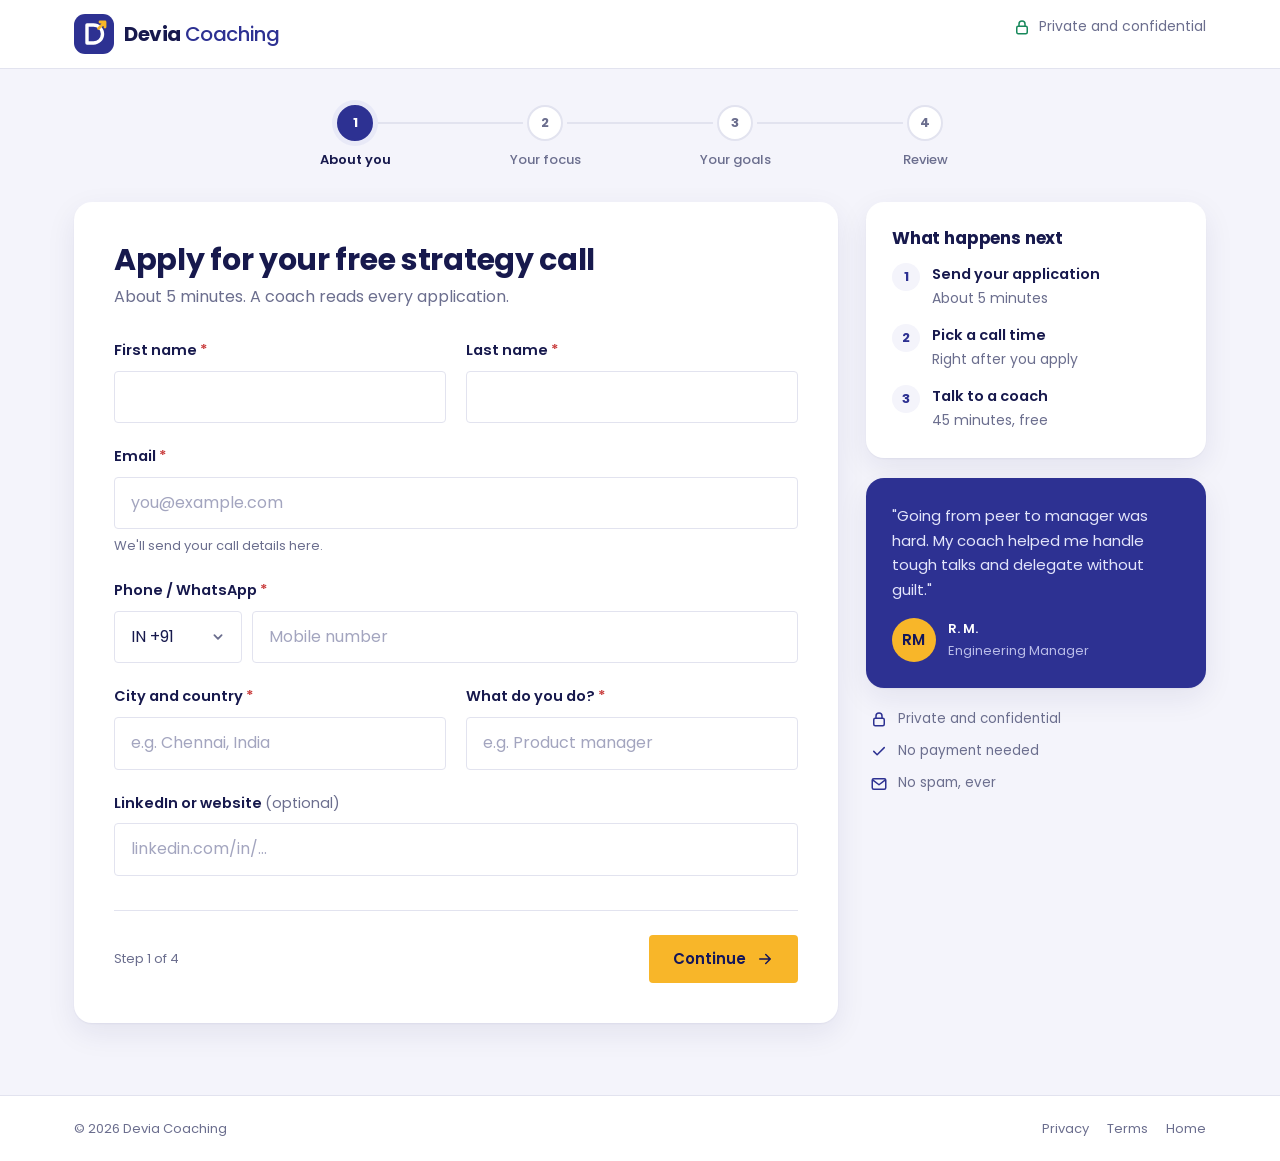
<file: apply.html>
<!doctype html>
<html lang="en">
<head>
<meta charset="utf-8">
<meta name="viewport" content="width=device-width, initial-scale=1">
<title>Apply for a Free Strategy Call | Devia Coaching</title>
<meta name="description" content="Apply for a free 45-minute strategy call with Devia Coaching. Takes about 5 minutes.">
<meta name="theme-color" content="#2d3192">
<meta name="robots" content="noindex">
<link rel="icon" href="assets/img/favicon.svg" type="image/svg+xml">
<link rel="preload" href="assets/fonts/poppins-latin-400-normal.woff2" as="font" type="font/woff2" crossorigin>
<link rel="stylesheet" href="assets/site.css">
</head>
<body class="funnel" data-page="apply">
<svg width="0" height="0" style="position:absolute" aria-hidden="true" focusable="false">
  <symbol id="i-career" viewBox="0 0 48 48"><path d="M6 42h9v-7h9v-7h9v-7h9"/><path d="M8 29 31 8"/><path d="M22 8h9v9"/></symbol>
  <symbol id="i-lead" viewBox="0 0 48 48"><circle cx="18" cy="10" r="4.5"/><path d="M11 44V27a7 7 0 0 1 14 0v17"/><path d="M18 33v11"/><path d="m24.5 22.5 6.5-6.5"/><path d="M31 5v22"/><path d="M31 5h10l-3 4.5 3 4.5H31"/></symbol>
  <symbol id="i-business" viewBox="0 0 48 48"><rect x="5" y="14" width="38" height="26" rx="3.5"/><path d="M17 14v-3.5A2.5 2.5 0 0 1 19.5 8h9a2.5 2.5 0 0 1 2.5 2.5V14"/><path d="M5 25h38"/><path d="M20 25v4h8v-4"/></symbol>
  <symbol id="i-health" viewBox="0 0 48 48"><circle cx="24" cy="8.5" r="4"/><path d="M24 15c-4 0-6 2.5-6.5 6L16 30"/><path d="M24 15c4 0 6 2.5 6.5 6L32 30"/><path d="M17.5 21 11 28.5l5.5 2"/><path d="M30.5 21 37 28.5l-5.5 2"/><path d="M7 38.5c3.5-3.5 10-4.5 17-2 7-2.5 13.5-1.5 17 2"/><path d="M6 42.5h36"/></symbol>
  <symbol id="i-finance" viewBox="0 0 48 48"><circle cx="24" cy="15" r="8.5"/><circle cx="20.3" cy="15.5" r="2.3"/><circle cx="27.7" cy="15.5" r="2.3"/><path d="M22.6 15.5h2.8"/><path d="M8 44v-3a11 11 0 0 1 11-11h10a11 11 0 0 1 11 11v3"/><path d="m20.5 30 3.5 4 3.5-4"/><path d="m24 34-2 6.5 2 3 2-3-2-6.5"/></symbol>
  <symbol id="i-life" viewBox="0 0 48 48"><path d="M40.5 18A17 17 0 0 0 9.5 13.5"/><path d="M8.5 6.5v7.5H16"/><path d="M7.5 30A17 17 0 0 0 38.5 34.5"/><path d="M39.5 41.5V34H32"/><circle cx="24" cy="20.5" r="4.5"/><path d="M16.5 32.5a8.5 8.5 0 0 1 15 0"/></symbol>
  <symbol id="i-check" viewBox="0 0 24 24"><path d="m5 12.5 4.5 4.5L19 7.5"/></symbol>
  <symbol id="i-x" viewBox="0 0 24 24"><path d="M6.5 6.5l11 11M17.5 6.5l-11 11"/></symbol>
  <symbol id="i-arrow" viewBox="0 0 24 24"><path d="M5 12h14M13 6l6 6-6 6"/></symbol>
  <symbol id="i-lock" viewBox="0 0 24 24"><rect x="5" y="11" width="14" height="10" rx="2"/><path d="M8 11V8a4 4 0 0 1 8 0v3"/></symbol>
  <symbol id="i-clock" viewBox="0 0 24 24"><circle cx="12" cy="12" r="9"/><path d="M12 7v5l3 2"/></symbol>
  <symbol id="i-video" viewBox="0 0 24 24"><rect x="3" y="6" width="13" height="12" rx="2"/><path d="m16 10 5-3v10l-5-3"/></symbol>
  <symbol id="i-calendar" viewBox="0 0 24 24"><rect x="3.5" y="5" width="17" height="16" rx="2"/><path d="M3.5 10h17M8 3v4M16 3v4"/></symbol>
  <symbol id="i-mail" viewBox="0 0 24 24"><rect x="3" y="5" width="18" height="14" rx="2"/><path d="m3.5 6.5 8.5 6.5 8.5-6.5"/></symbol>
  <symbol id="i-phone" viewBox="0 0 24 24"><path d="M5 4h4l2 5-2.5 1.5a11 11 0 0 0 5 5L15 13l5 2v4a2 2 0 0 1-2 2A16 16 0 0 1 3 6a2 2 0 0 1 2-2"/></symbol>
  <symbol id="i-pin" viewBox="0 0 24 24"><path d="M12 21s-7-6.2-7-11.5a7 7 0 0 1 14 0C19 14.8 12 21 12 21z"/><circle cx="12" cy="9.5" r="2.5"/></symbol>
  <symbol id="i-shield" viewBox="0 0 24 24"><path d="M12 3l7.5 3v5.5c0 4.6-3.2 8.3-7.5 9.5-4.3-1.2-7.5-4.9-7.5-9.5V6z"/><path d="m9 12 2.2 2.2L15.5 10"/></symbol>
  <symbol id="i-menu" viewBox="0 0 24 24"><path d="M4 7h16M4 12h16M4 17h16"/></symbol>
  <symbol id="i-chat" viewBox="0 0 24 24"><path d="M5 19V6a2 2 0 0 1 2-2h10a2 2 0 0 1 2 2v8a2 2 0 0 1-2 2H8.5z"/><path d="M9 9h6M9 12h4"/></symbol>
  <symbol id="i-map" viewBox="0 0 24 24"><path d="M9 4 3.5 6v14L9 18l6 2 5.5-2V4L15 6z"/><path d="M9 4v14M15 6v14"/></symbol>
  <symbol id="i-chart" viewBox="0 0 24 24"><path d="M4 20h16"/><path d="M7 16v-4M12 16V8M17 16V5"/></symbol>
  <symbol id="i-tools" viewBox="0 0 24 24"><path d="M14.5 6.5a4 4 0 0 0-5 5L4 17l3 3 5.5-5.5a4 4 0 0 0 5-5l-2.5 2.5-2.5-.5-.5-2.5z"/></symbol>
  <symbol id="i-notes" viewBox="0 0 24 24"><rect x="5" y="3.5" width="14" height="17" rx="2"/><path d="M8.5 8h7M8.5 12h7M8.5 16h4"/></symbol>
  <symbol id="i-target" viewBox="0 0 24 24"><circle cx="12" cy="12" r="9"/><circle cx="12" cy="12" r="5"/><circle cx="12" cy="12" r="1.2"/></symbol>
</svg>
<header class="funnel-header">
  <div class="wrap">
    <a class="brand" href="index.html" aria-label="Devia Coaching, home">
      <svg class="brand-mark" viewBox="0 0 40 40" aria-hidden="true"><rect width="40" height="40" rx="11" fill="#2d3192"/><path d="M13 11h6.5a9 9 0 0 1 0 18H13z" fill="none" stroke="#fff" stroke-width="3.4" stroke-linejoin="round"/><path d="M24.5 14.5 31 8m-5 0h5v5" fill="none" stroke="#f8b629" stroke-width="2.8" stroke-linecap="round" stroke-linejoin="round"/></svg>
      <span class="brand-name">Devia <span>Coaching</span></span>
    </a>
    <p class="secure"><svg class="ic" aria-hidden="true"><use href="#i-lock"/></svg><span>Private and confidential</span></p>
  </div>
</header>

<main class="wrap">
  <ol class="stepper" data-stepper aria-label="Application progress">
    <li class="is-current" aria-current="step"><span class="num">1</span><span class="lbl">About you</span></li>
    <li><span class="num">2</span><span class="lbl">Your focus</span></li>
    <li><span class="num">3</span><span class="lbl">Your goals</span></li>
    <li><span class="num">4</span><span class="lbl">Review</span></li>
  </ol>

  <div class="funnel-grid">
    <form class="card form-card" id="apply-form" novalidate>
      <h1>Apply for your free strategy call</h1>
      <p class="sub">About 5 minutes. A coach reads every application.</p>

      <!-- Step 1 -->
      <fieldset class="form-step" data-step="1">
        <legend class="sr-only">About you</legend>
        <div class="grid-2">
          <div class="field">
            <label for="firstName">First name <span class="req">*</span></label>
            <input class="input" id="firstName" name="firstName" type="text" autocomplete="given-name" required data-msg="Please enter your first name.">
            <p class="err" id="firstName-err"></p>
          </div>
          <div class="field">
            <label for="lastName">Last name <span class="req">*</span></label>
            <input class="input" id="lastName" name="lastName" type="text" autocomplete="family-name" required data-msg="Please enter your last name.">
            <p class="err" id="lastName-err"></p>
          </div>
        </div>
        <div class="field">
          <label for="email">Email <span class="req">*</span></label>
          <input class="input" id="email" name="email" type="email" autocomplete="email" inputmode="email" placeholder="you@example.com" required data-msg="Please enter your email.">
          <p class="hint">We'll send your call details here.</p>
          <p class="err" id="email-err"></p>
        </div>
        <div class="field">
          <label for="phone">Phone / WhatsApp <span class="req">*</span></label>
          <div class="phone-row">
            <select class="select" name="phoneCode" aria-label="Country code">
              <option value="+91">IN +91</option>
              <option value="+971">AE +971</option>
              <option value="+966">SA +966</option>
              <option value="+974">QA +974</option>
              <option value="+65">SG +65</option>
              <option value="+60">MY +60</option>
              <option value="+94">LK +94</option>
              <option value="+44">GB +44</option>
              <option value="+1">US +1</option>
              <option value="+61">AU +61</option>
              <option value="+49">DE +49</option>
              <option value="+27">ZA +27</option>
            </select>
            <input class="input" id="phone" name="phone" type="tel" autocomplete="tel-national" inputmode="tel" placeholder="Mobile number" required data-msg="Please enter your phone number.">
          </div>
          <p class="err" id="phone-err"></p>
        </div>
        <div class="grid-2">
          <div class="field">
            <label for="location">City and country <span class="req">*</span></label>
            <input class="input" id="location" name="location" type="text" autocomplete="address-level2" placeholder="e.g. Chennai, India" required data-msg="Please tell us where you're based.">
            <p class="err" id="location-err"></p>
          </div>
          <div class="field">
            <label for="role">What do you do? <span class="req">*</span></label>
            <input class="input" id="role" name="role" type="text" autocomplete="organization-title" placeholder="e.g. Product manager" required data-msg="Please tell us your role or work.">
            <p class="err" id="role-err"></p>
          </div>
        </div>
        <div class="field">
          <label for="link">LinkedIn or website <span class="opt">(optional)</span></label>
          <input class="input" id="link" name="link" type="text" inputmode="url" placeholder="linkedin.com/in/…">
        </div>
        <div class="hp" aria-hidden="true">
          <label for="website">Leave this empty</label>
          <input id="website" name="website" type="text" tabindex="-1" autocomplete="off">
        </div>
      </fieldset>

      <!-- Step 2 -->
      <fieldset class="form-step" data-step="2" hidden>
        <legend class="sr-only">Your focus</legend>
        <fieldset class="field" data-required data-msg="Please choose a coaching area.">
          <legend>Which coaching do you need? <span class="req">*</span></legend>
          <div class="choice-grid">
            <label class="choice"><input type="radio" name="focus" value="career"><span><svg class="ic-lg" aria-hidden="true"><use href="#i-career"/></svg>Career</span></label>
            <label class="choice"><input type="radio" name="focus" value="leadership"><span><svg class="ic-lg" aria-hidden="true"><use href="#i-lead"/></svg>Leadership</span></label>
            <label class="choice"><input type="radio" name="focus" value="business"><span><svg class="ic-lg" aria-hidden="true"><use href="#i-business"/></svg>Business</span></label>
            <label class="choice"><input type="radio" name="focus" value="health"><span><svg class="ic-lg" aria-hidden="true"><use href="#i-health"/></svg>Health</span></label>
            <label class="choice"><input type="radio" name="focus" value="finance"><span><svg class="ic-lg" aria-hidden="true"><use href="#i-finance"/></svg>Finance</span></label>
            <label class="choice"><input type="radio" name="focus" value="life"><span><svg class="ic-lg" aria-hidden="true"><use href="#i-life"/></svg>Life</span></label>
          </div>
          <p class="err"></p>
        </fieldset>
        <fieldset class="field" data-required data-msg="Please pick the closest option.">
          <legend>Where are you right now? <span class="req">*</span></legend>
          <div class="chips">
            <label><input type="radio" name="stage" value="Employed, want to grow"><span>Employed, want to grow</span></label>
            <label><input type="radio" name="stage" value="Planning a career change"><span>Planning a career change</span></label>
            <label><input type="radio" name="stage" value="Running a business"><span>Running a business</span></label>
            <label><input type="radio" name="stage" value="Leading a team"><span>Leading a team</span></label>
            <label><input type="radio" name="stage" value="Between roles"><span>Between roles</span></label>
            <label><input type="radio" name="stage" value="Something else"><span>Something else</span></label>
          </div>
          <p class="err"></p>
        </fieldset>
        <div class="field">
          <label for="challenge">What's your biggest challenge right now? <span class="req">*</span> <span class="count" data-count-for="challenge"></span></label>
          <textarea class="textarea" id="challenge" name="challenge" rows="4" maxlength="800" placeholder="A few lines is fine." required data-min="20" data-msg="Please tell us a little about your challenge."></textarea>
          <p class="err" id="challenge-err"></p>
        </div>
      </fieldset>

      <!-- Step 3 -->
      <fieldset class="form-step" data-step="3" hidden>
        <legend class="sr-only">Your goals</legend>
        <div class="field">
          <label for="goal">What would success look like in 90 days? <span class="req">*</span> <span class="count" data-count-for="goal"></span></label>
          <textarea class="textarea" id="goal" name="goal" rows="4" maxlength="800" placeholder="Be as specific as you can." required data-min="20" data-msg="Please describe what success would look like."></textarea>
          <p class="err" id="goal-err"></p>
        </div>
        <fieldset class="field" data-required data-msg="Please choose a program, or pick Not sure yet.">
          <legend>Which program interests you? <span class="req">*</span></legend>
          <div class="chips">
            <label><input type="radio" name="program" value="clarity"><span>Clarity Session</span></label>
            <label><input type="radio" name="program" value="90day"><span>90-Day Coaching</span></label>
            <label><input type="radio" name="program" value="leadership"><span>Leadership Program</span></label>
            <label><input type="radio" name="program" value="unsure"><span>Not sure yet</span></label>
          </div>
          <p class="hint"><a href="index.html#programs" target="_blank">Compare programs</a></p>
          <p class="err"></p>
        </fieldset>
        <fieldset class="field" data-required data-msg="Please choose one.">
          <legend>Have you worked with a coach before? <span class="req">*</span></legend>
          <div class="chips">
            <label><input type="radio" name="coached" value="Yes"><span>Yes</span></label>
            <label><input type="radio" name="coached" value="No"><span>No</span></label>
          </div>
          <p class="err"></p>
        </fieldset>
        <fieldset class="field" data-required data-msg="Please pick a number.">
          <legend>How committed are you to making a change? <span class="req">*</span></legend>
          <div class="scale">
            <label><input type="radio" name="commitment" value="1"><span>1</span></label>
            <label><input type="radio" name="commitment" value="2"><span>2</span></label>
            <label><input type="radio" name="commitment" value="3"><span>3</span></label>
            <label><input type="radio" name="commitment" value="4"><span>4</span></label>
            <label><input type="radio" name="commitment" value="5"><span>5</span></label>
            <label><input type="radio" name="commitment" value="6"><span>6</span></label>
            <label><input type="radio" name="commitment" value="7"><span>7</span></label>
            <label><input type="radio" name="commitment" value="8"><span>8</span></label>
            <label><input type="radio" name="commitment" value="9"><span>9</span></label>
            <label><input type="radio" name="commitment" value="10"><span>10</span></label>
          </div>
          <p class="scale-legend"><span>Just curious</span><span>All in</span></p>
          <p class="err"></p>
        </fieldset>
        <fieldset class="field" data-required data-msg="Please choose one.">
          <legend>Coaching is an investment. If it's a fit, are you ready to invest? <span class="req">*</span></legend>
          <div class="chips stack">
            <label><input type="radio" name="invest" value="Yes, I'm ready"><span>Yes, I'm ready to invest in myself</span></label>
            <label><input type="radio" name="invest" value="Maybe, want to see options"><span>Maybe, I'd like to see the options first</span></label>
            <label><input type="radio" name="invest" value="Not right now"><span>Not right now</span></label>
          </div>
          <p class="err"></p>
        </fieldset>
        <fieldset class="field" data-required data-msg="Please choose one.">
          <legend>When would you like to start? <span class="req">*</span></legend>
          <div class="chips">
            <label><input type="radio" name="start" value="Right away"><span>Right away</span></label>
            <label><input type="radio" name="start" value="Within 30 days"><span>Within 30 days</span></label>
            <label><input type="radio" name="start" value="In 1–3 months"><span>In 1–3 months</span></label>
          </div>
          <p class="err"></p>
        </fieldset>
      </fieldset>

      <!-- Step 4 -->
      <fieldset class="form-step" data-step="4" hidden>
        <legend class="sr-only">Review</legend>
        <p class="sub">Check your answers, then pick a time for your call.</p>
        <dl class="review" data-review></dl>
        <p class="privacy-note"><svg class="ic" aria-hidden="true"><use href="#i-shield"/></svg><span>Your details are private. We never share or sell them.</span></p>
        <div class="field">
          <label class="check"><input type="checkbox" name="consent" required data-msg="Please tick the box to continue."><span>I agree to be contacted about my application and accept the <a href="legal.html#privacy" target="_blank">Privacy Policy</a>.</span></label>
          <p class="err"></p>
        </div>
      </fieldset>

      <div class="form-nav">
        <button class="btn btn-link" type="button" data-back hidden>Back</button>
        <span class="step-count" data-step-count>Step 1 of 4</span>
        <button class="btn btn-gold" type="button" data-next>Continue <svg class="ic" aria-hidden="true"><use href="#i-arrow"/></svg></button>
        <button class="btn btn-gold" type="submit" data-submit hidden>Submit and pick a time <svg class="ic" aria-hidden="true"><use href="#i-arrow"/></svg></button>
      </div>
    </form>

    <aside class="side">
      <div class="card side-card">
        <h2>What happens next</h2>
        <ol class="side-steps">
          <li><div><strong>Send your application</strong><span>About 5 minutes</span></div></li>
          <li><div><strong>Pick a call time</strong><span>Right after you apply</span></div></li>
          <li><div><strong>Talk to a coach</strong><span>45 minutes, free</span></div></li>
        </ol>
      </div>
      <div class="card side-quote">
        <p>"Going from peer to manager was hard. My coach helped me handle tough talks and delegate without guilt."</p>
        <p class="who"><span class="avatar av-gold">RM</span><span><strong>R. M.</strong>Engineering Manager</span></p>
      </div>
      <ul class="side-trust">
        <li><svg class="ic" aria-hidden="true"><use href="#i-lock"/></svg>Private and confidential</li>
        <li><svg class="ic" aria-hidden="true"><use href="#i-check"/></svg>No payment needed</li>
        <li><svg class="ic" aria-hidden="true"><use href="#i-mail"/></svg>No spam, ever</li>
      </ul>
    </aside>
  </div>
</main>

<footer class="funnel-footer">
  <div class="wrap">
    <span>© <span data-year>2026</span> Devia Coaching</span>
    <nav aria-label="Legal"><a href="legal.html#privacy">Privacy</a><a href="legal.html#terms">Terms</a><a href="index.html">Home</a></nav>
  </div>
</footer>

<div class="overlay" data-overlay hidden>
  <div class="overlay-box" role="status" aria-live="polite"><div class="spinner"></div><p>Sending your application…</p></div>
</div>

<script src="assets/site.js" defer></script>
</body>
</html>
</file>
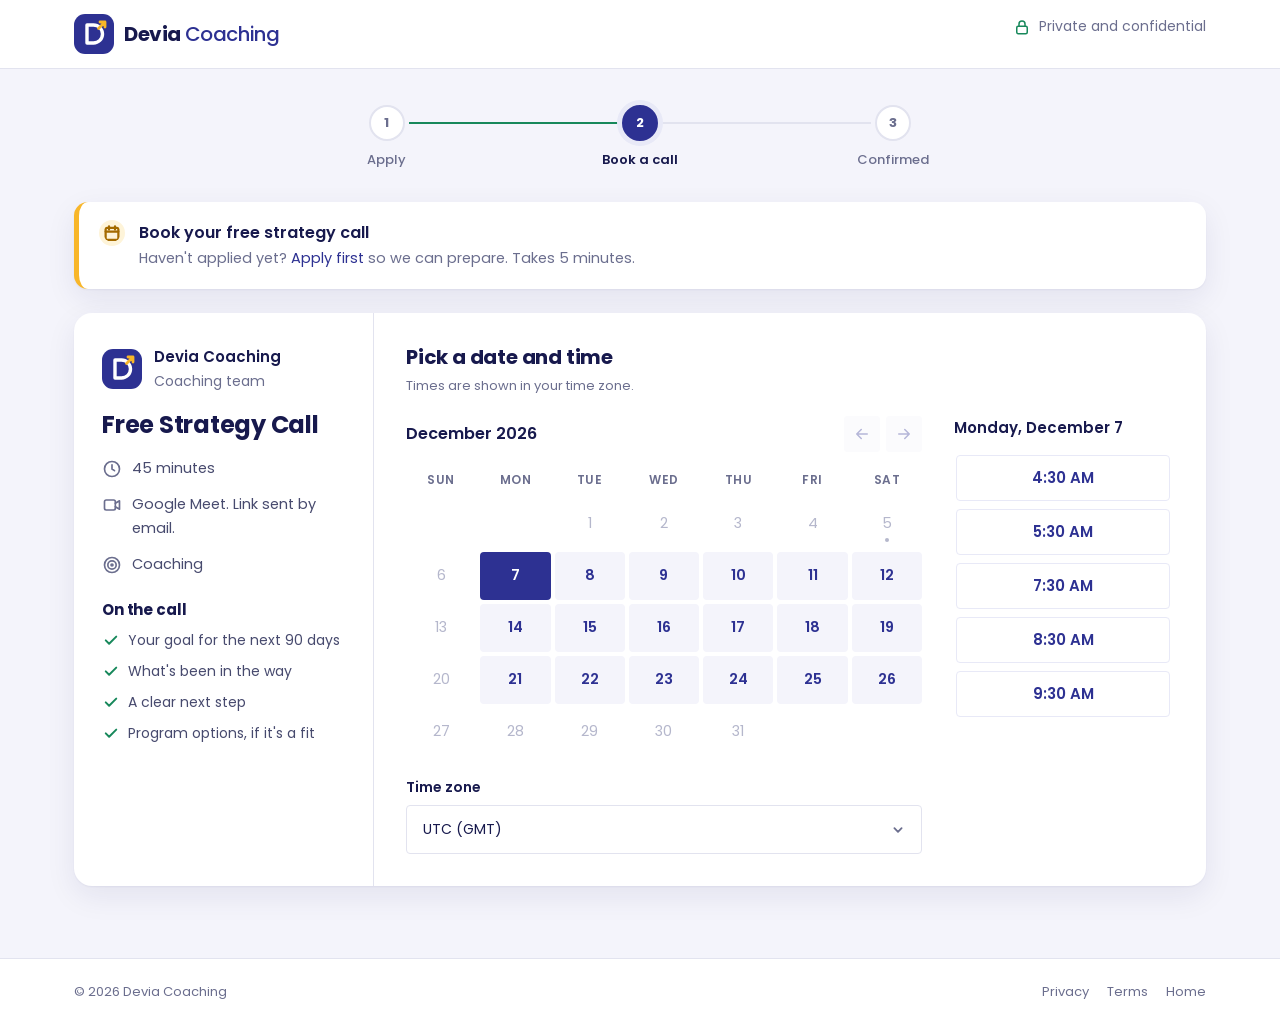
<file: book.html>
<!doctype html>
<html lang="en">
<head>
<meta charset="utf-8">
<meta name="viewport" content="width=device-width, initial-scale=1">
<title>Book Your Strategy Call | Devia Coaching</title>
<meta name="description" content="Pick a time for your free 45-minute strategy call with Devia Coaching.">
<meta name="theme-color" content="#2d3192">
<meta name="robots" content="noindex">
<link rel="icon" href="assets/img/favicon.svg" type="image/svg+xml">
<link rel="preload" href="assets/fonts/poppins-latin-400-normal.woff2" as="font" type="font/woff2" crossorigin>
<link rel="stylesheet" href="assets/site.css">
</head>
<body class="funnel" data-page="book">
<svg width="0" height="0" style="position:absolute" aria-hidden="true" focusable="false">
  <symbol id="i-career" viewBox="0 0 48 48"><path d="M6 42h9v-7h9v-7h9v-7h9"/><path d="M8 29 31 8"/><path d="M22 8h9v9"/></symbol>
  <symbol id="i-lead" viewBox="0 0 48 48"><circle cx="18" cy="10" r="4.5"/><path d="M11 44V27a7 7 0 0 1 14 0v17"/><path d="M18 33v11"/><path d="m24.5 22.5 6.5-6.5"/><path d="M31 5v22"/><path d="M31 5h10l-3 4.5 3 4.5H31"/></symbol>
  <symbol id="i-business" viewBox="0 0 48 48"><rect x="5" y="14" width="38" height="26" rx="3.5"/><path d="M17 14v-3.5A2.5 2.5 0 0 1 19.5 8h9a2.5 2.5 0 0 1 2.5 2.5V14"/><path d="M5 25h38"/><path d="M20 25v4h8v-4"/></symbol>
  <symbol id="i-health" viewBox="0 0 48 48"><circle cx="24" cy="8.5" r="4"/><path d="M24 15c-4 0-6 2.5-6.5 6L16 30"/><path d="M24 15c4 0 6 2.5 6.5 6L32 30"/><path d="M17.5 21 11 28.5l5.5 2"/><path d="M30.5 21 37 28.5l-5.5 2"/><path d="M7 38.5c3.5-3.5 10-4.5 17-2 7-2.5 13.5-1.5 17 2"/><path d="M6 42.5h36"/></symbol>
  <symbol id="i-finance" viewBox="0 0 48 48"><circle cx="24" cy="15" r="8.5"/><circle cx="20.3" cy="15.5" r="2.3"/><circle cx="27.7" cy="15.5" r="2.3"/><path d="M22.6 15.5h2.8"/><path d="M8 44v-3a11 11 0 0 1 11-11h10a11 11 0 0 1 11 11v3"/><path d="m20.5 30 3.5 4 3.5-4"/><path d="m24 34-2 6.5 2 3 2-3-2-6.5"/></symbol>
  <symbol id="i-life" viewBox="0 0 48 48"><path d="M40.5 18A17 17 0 0 0 9.5 13.5"/><path d="M8.5 6.5v7.5H16"/><path d="M7.5 30A17 17 0 0 0 38.5 34.5"/><path d="M39.5 41.5V34H32"/><circle cx="24" cy="20.5" r="4.5"/><path d="M16.5 32.5a8.5 8.5 0 0 1 15 0"/></symbol>
  <symbol id="i-check" viewBox="0 0 24 24"><path d="m5 12.5 4.5 4.5L19 7.5"/></symbol>
  <symbol id="i-x" viewBox="0 0 24 24"><path d="M6.5 6.5l11 11M17.5 6.5l-11 11"/></symbol>
  <symbol id="i-arrow" viewBox="0 0 24 24"><path d="M5 12h14M13 6l6 6-6 6"/></symbol>
  <symbol id="i-lock" viewBox="0 0 24 24"><rect x="5" y="11" width="14" height="10" rx="2"/><path d="M8 11V8a4 4 0 0 1 8 0v3"/></symbol>
  <symbol id="i-clock" viewBox="0 0 24 24"><circle cx="12" cy="12" r="9"/><path d="M12 7v5l3 2"/></symbol>
  <symbol id="i-video" viewBox="0 0 24 24"><rect x="3" y="6" width="13" height="12" rx="2"/><path d="m16 10 5-3v10l-5-3"/></symbol>
  <symbol id="i-calendar" viewBox="0 0 24 24"><rect x="3.5" y="5" width="17" height="16" rx="2"/><path d="M3.5 10h17M8 3v4M16 3v4"/></symbol>
  <symbol id="i-mail" viewBox="0 0 24 24"><rect x="3" y="5" width="18" height="14" rx="2"/><path d="m3.5 6.5 8.5 6.5 8.5-6.5"/></symbol>
  <symbol id="i-phone" viewBox="0 0 24 24"><path d="M5 4h4l2 5-2.5 1.5a11 11 0 0 0 5 5L15 13l5 2v4a2 2 0 0 1-2 2A16 16 0 0 1 3 6a2 2 0 0 1 2-2"/></symbol>
  <symbol id="i-pin" viewBox="0 0 24 24"><path d="M12 21s-7-6.2-7-11.5a7 7 0 0 1 14 0C19 14.8 12 21 12 21z"/><circle cx="12" cy="9.5" r="2.5"/></symbol>
  <symbol id="i-shield" viewBox="0 0 24 24"><path d="M12 3l7.5 3v5.5c0 4.6-3.2 8.3-7.5 9.5-4.3-1.2-7.5-4.9-7.5-9.5V6z"/><path d="m9 12 2.2 2.2L15.5 10"/></symbol>
  <symbol id="i-menu" viewBox="0 0 24 24"><path d="M4 7h16M4 12h16M4 17h16"/></symbol>
  <symbol id="i-chat" viewBox="0 0 24 24"><path d="M5 19V6a2 2 0 0 1 2-2h10a2 2 0 0 1 2 2v8a2 2 0 0 1-2 2H8.5z"/><path d="M9 9h6M9 12h4"/></symbol>
  <symbol id="i-map" viewBox="0 0 24 24"><path d="M9 4 3.5 6v14L9 18l6 2 5.5-2V4L15 6z"/><path d="M9 4v14M15 6v14"/></symbol>
  <symbol id="i-chart" viewBox="0 0 24 24"><path d="M4 20h16"/><path d="M7 16v-4M12 16V8M17 16V5"/></symbol>
  <symbol id="i-tools" viewBox="0 0 24 24"><path d="M14.5 6.5a4 4 0 0 0-5 5L4 17l3 3 5.5-5.5a4 4 0 0 0 5-5l-2.5 2.5-2.5-.5-.5-2.5z"/></symbol>
  <symbol id="i-notes" viewBox="0 0 24 24"><rect x="5" y="3.5" width="14" height="17" rx="2"/><path d="M8.5 8h7M8.5 12h7M8.5 16h4"/></symbol>
  <symbol id="i-target" viewBox="0 0 24 24"><circle cx="12" cy="12" r="9"/><circle cx="12" cy="12" r="5"/><circle cx="12" cy="12" r="1.2"/></symbol>
</svg>
<header class="funnel-header">
  <div class="wrap">
    <a class="brand" href="index.html" aria-label="Devia Coaching, home">
      <svg class="brand-mark" viewBox="0 0 40 40" aria-hidden="true"><rect width="40" height="40" rx="11" fill="#2d3192"/><path d="M13 11h6.5a9 9 0 0 1 0 18H13z" fill="none" stroke="#fff" stroke-width="3.4" stroke-linejoin="round"/><path d="M24.5 14.5 31 8m-5 0h5v5" fill="none" stroke="#f8b629" stroke-width="2.8" stroke-linecap="round" stroke-linejoin="round"/></svg>
      <span class="brand-name">Devia <span>Coaching</span></span>
    </a>
    <p class="secure"><svg class="ic" aria-hidden="true"><use href="#i-lock"/></svg><span>Private and confidential</span></p>
  </div>
</header>

<main class="wrap">
  <ol class="stepper" aria-label="Booking progress">
    <li class="is-done" data-apply-step><span class="num"><svg class="ic" aria-hidden="true"><use href="#i-check"/></svg></span><span class="lbl">Apply</span></li>
    <li class="is-current" aria-current="step"><span class="num">2</span><span class="lbl">Book a call</span></li>
    <li><span class="num">3</span><span class="lbl">Confirmed</span></li>
  </ol>

  <div class="notice" data-app-notice hidden>
    <svg class="ic" aria-hidden="true"><use href="#i-check"/></svg>
    <div><strong>Thanks, <span data-first-name>there</span>. Your application is in.</strong><p>Last step: pick a time for your free call.</p></div>
  </div>
  <div class="notice warn" data-noapp-notice hidden>
    <svg class="ic" aria-hidden="true"><use href="#i-calendar"/></svg>
    <div><strong>Book your free strategy call</strong><p>Haven't applied yet? <a href="apply.html">Apply first</a> so we can prepare. Takes 5 minutes.</p></div>
  </div>

  <div class="card book-card">
    <aside class="book-info">
      <div class="host">
        <svg class="brand-mark" viewBox="0 0 40 40" aria-hidden="true"><rect width="40" height="40" rx="11" fill="#2d3192"/><path d="M13 11h6.5a9 9 0 0 1 0 18H13z" fill="none" stroke="#fff" stroke-width="3.4" stroke-linejoin="round"/><path d="M24.5 14.5 31 8m-5 0h5v5" fill="none" stroke="#f8b629" stroke-width="2.8" stroke-linecap="round" stroke-linejoin="round"/></svg>
        <span><strong>Devia Coaching</strong>Coaching team</span>
      </div>
      <h1>Free Strategy Call</h1>
      <ul class="meta">
        <li><svg class="ic" aria-hidden="true"><use href="#i-clock"/></svg>45 minutes</li>
        <li><svg class="ic" aria-hidden="true"><use href="#i-video"/></svg>Google Meet. Link sent by email.</li>
        <li><svg class="ic" aria-hidden="true"><use href="#i-target"/></svg><span data-focus-label>Coaching</span></li>
        <li class="picked" data-picked hidden><svg class="ic" aria-hidden="true"><use href="#i-calendar"/></svg><span data-picked-text></span></li>
      </ul>
      <div class="agenda">
        <h2>On the call</h2>
        <ul>
          <li><svg class="ic" aria-hidden="true"><use href="#i-check"/></svg>Your goal for the next 90 days</li>
          <li><svg class="ic" aria-hidden="true"><use href="#i-check"/></svg>What's been in the way</li>
          <li><svg class="ic" aria-hidden="true"><use href="#i-check"/></svg>A clear next step</li>
          <li><svg class="ic" aria-hidden="true"><use href="#i-check"/></svg>Program options, if it's a fit</li>
        </ul>
      </div>
    </aside>

    <section class="book-main" data-pick-pane aria-labelledby="pick-title">
      <h2 id="pick-title">Pick a date and time</h2>
      <p class="hint">Times are shown in your time zone.</p>
      <div class="book-cols">
        <div>
          <div class="cal-head">
            <strong data-month-label aria-live="polite"></strong>
            <div class="cal-nav">
              <button type="button" data-prev aria-label="Previous month"><svg class="ic" aria-hidden="true" style="transform:rotate(180deg)"><use href="#i-arrow"/></svg></button>
              <button type="button" data-next-month aria-label="Next month"><svg class="ic" aria-hidden="true"><use href="#i-arrow"/></svg></button>
            </div>
          </div>
          <div class="cal-grid" data-cal></div>
          <div class="tz">
            <label for="tz">Time zone</label>
            <select class="select" id="tz" data-tz></select>
          </div>
        </div>
        <div>
          <p class="slots-head" data-slots-head aria-live="polite">Select a date</p>
          <div class="slots" data-slots></div>
        </div>
      </div>
    </section>

    <section class="book-main confirm-pane" data-confirm-pane hidden aria-labelledby="confirm-title">
      <button class="back-link" type="button" data-change-time><svg class="ic" aria-hidden="true"><use href="#i-arrow"/></svg>Change time</button>
      <h2 id="confirm-title" tabindex="-1">Confirm your call</h2>
      <div class="picked-box">
        <svg class="ic" aria-hidden="true"><use href="#i-calendar"/></svg>
        <div><strong data-confirm-date></strong><span data-confirm-time></span></div>
      </div>
      <form id="book-form" novalidate>
        <p data-booking-for hidden></p>
        <div data-contact-fields hidden>
          <div class="field">
            <label for="b-name">Full name <span class="req">*</span></label>
            <input class="input" id="b-name" name="name" type="text" autocomplete="name" data-msg="Please enter your name.">
            <p class="err" id="b-name-err"></p>
          </div>
          <div class="field">
            <label for="b-email">Email <span class="req">*</span></label>
            <input class="input" id="b-email" name="email" type="email" autocomplete="email" inputmode="email" placeholder="you@example.com" data-msg="Please enter your email.">
            <p class="err" id="b-email-err"></p>
          </div>
        </div>
        <div class="field">
          <label for="b-note">Anything you'd like us to know? <span class="opt">(optional)</span></label>
          <textarea class="textarea" id="b-note" name="note" rows="3" maxlength="500"></textarea>
        </div>
        <div class="form-nav">
          <button class="btn btn-gold btn-lg" type="submit">Confirm booking <svg class="ic" aria-hidden="true"><use href="#i-arrow"/></svg></button>
        </div>
        <p class="hint">You can reschedule anytime from your confirmation email.</p>
      </form>
    </section>
  </div>
</main>

<footer class="funnel-footer">
  <div class="wrap">
    <span>© <span data-year>2026</span> Devia Coaching</span>
    <nav aria-label="Legal"><a href="legal.html#privacy">Privacy</a><a href="legal.html#terms">Terms</a><a href="index.html">Home</a></nav>
  </div>
</footer>

<div class="overlay" data-overlay hidden>
  <div class="overlay-box" role="status" aria-live="polite"><div class="spinner"></div><p>Booking your call…</p></div>
</div>

<script src="assets/site.js" defer></script>
</body>
</html>
</file>
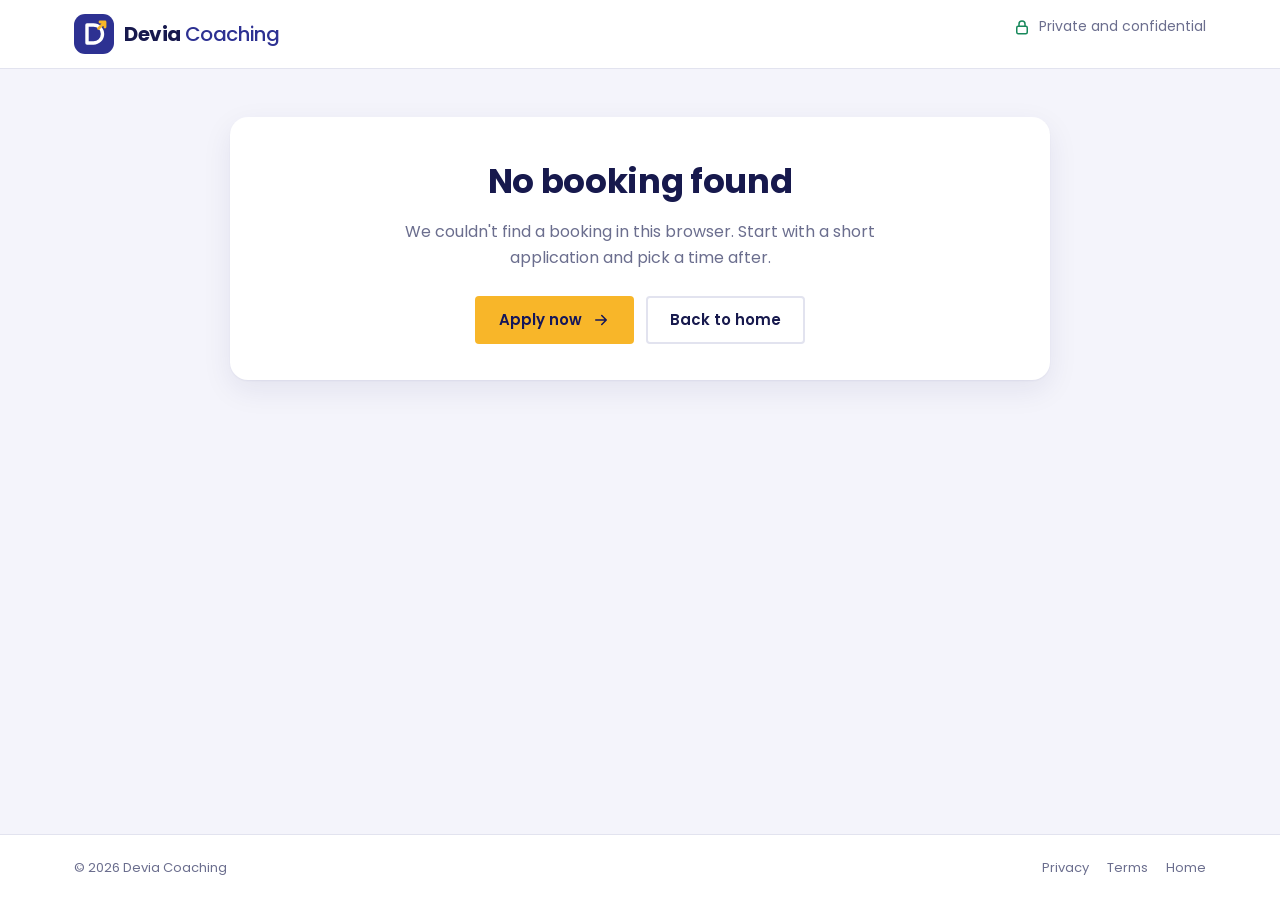
<file: confirmed.html>
<!doctype html>
<html lang="en">
<head>
<meta charset="utf-8">
<meta name="viewport" content="width=device-width, initial-scale=1">
<title>You're Booked | Devia Coaching</title>
<meta name="description" content="Your free strategy call with Devia Coaching is confirmed.">
<meta name="theme-color" content="#2d3192">
<meta name="robots" content="noindex">
<link rel="icon" href="assets/img/favicon.svg" type="image/svg+xml">
<link rel="preload" href="assets/fonts/poppins-latin-400-normal.woff2" as="font" type="font/woff2" crossorigin>
<link rel="stylesheet" href="assets/site.css">
</head>
<body class="funnel" data-page="confirmed">
<svg width="0" height="0" style="position:absolute" aria-hidden="true" focusable="false">
  <symbol id="i-career" viewBox="0 0 48 48"><path d="M6 42h9v-7h9v-7h9v-7h9"/><path d="M8 29 31 8"/><path d="M22 8h9v9"/></symbol>
  <symbol id="i-lead" viewBox="0 0 48 48"><circle cx="18" cy="10" r="4.5"/><path d="M11 44V27a7 7 0 0 1 14 0v17"/><path d="M18 33v11"/><path d="m24.5 22.5 6.5-6.5"/><path d="M31 5v22"/><path d="M31 5h10l-3 4.5 3 4.5H31"/></symbol>
  <symbol id="i-business" viewBox="0 0 48 48"><rect x="5" y="14" width="38" height="26" rx="3.5"/><path d="M17 14v-3.5A2.5 2.5 0 0 1 19.5 8h9a2.5 2.5 0 0 1 2.5 2.5V14"/><path d="M5 25h38"/><path d="M20 25v4h8v-4"/></symbol>
  <symbol id="i-health" viewBox="0 0 48 48"><circle cx="24" cy="8.5" r="4"/><path d="M24 15c-4 0-6 2.5-6.5 6L16 30"/><path d="M24 15c4 0 6 2.5 6.5 6L32 30"/><path d="M17.5 21 11 28.5l5.5 2"/><path d="M30.5 21 37 28.5l-5.5 2"/><path d="M7 38.5c3.5-3.5 10-4.5 17-2 7-2.5 13.5-1.5 17 2"/><path d="M6 42.5h36"/></symbol>
  <symbol id="i-finance" viewBox="0 0 48 48"><circle cx="24" cy="15" r="8.5"/><circle cx="20.3" cy="15.5" r="2.3"/><circle cx="27.7" cy="15.5" r="2.3"/><path d="M22.6 15.5h2.8"/><path d="M8 44v-3a11 11 0 0 1 11-11h10a11 11 0 0 1 11 11v3"/><path d="m20.5 30 3.5 4 3.5-4"/><path d="m24 34-2 6.5 2 3 2-3-2-6.5"/></symbol>
  <symbol id="i-life" viewBox="0 0 48 48"><path d="M40.5 18A17 17 0 0 0 9.5 13.5"/><path d="M8.5 6.5v7.5H16"/><path d="M7.5 30A17 17 0 0 0 38.5 34.5"/><path d="M39.5 41.5V34H32"/><circle cx="24" cy="20.5" r="4.5"/><path d="M16.5 32.5a8.5 8.5 0 0 1 15 0"/></symbol>
  <symbol id="i-check" viewBox="0 0 24 24"><path d="m5 12.5 4.5 4.5L19 7.5"/></symbol>
  <symbol id="i-x" viewBox="0 0 24 24"><path d="M6.5 6.5l11 11M17.5 6.5l-11 11"/></symbol>
  <symbol id="i-arrow" viewBox="0 0 24 24"><path d="M5 12h14M13 6l6 6-6 6"/></symbol>
  <symbol id="i-lock" viewBox="0 0 24 24"><rect x="5" y="11" width="14" height="10" rx="2"/><path d="M8 11V8a4 4 0 0 1 8 0v3"/></symbol>
  <symbol id="i-clock" viewBox="0 0 24 24"><circle cx="12" cy="12" r="9"/><path d="M12 7v5l3 2"/></symbol>
  <symbol id="i-video" viewBox="0 0 24 24"><rect x="3" y="6" width="13" height="12" rx="2"/><path d="m16 10 5-3v10l-5-3"/></symbol>
  <symbol id="i-calendar" viewBox="0 0 24 24"><rect x="3.5" y="5" width="17" height="16" rx="2"/><path d="M3.5 10h17M8 3v4M16 3v4"/></symbol>
  <symbol id="i-mail" viewBox="0 0 24 24"><rect x="3" y="5" width="18" height="14" rx="2"/><path d="m3.5 6.5 8.5 6.5 8.5-6.5"/></symbol>
  <symbol id="i-phone" viewBox="0 0 24 24"><path d="M5 4h4l2 5-2.5 1.5a11 11 0 0 0 5 5L15 13l5 2v4a2 2 0 0 1-2 2A16 16 0 0 1 3 6a2 2 0 0 1 2-2"/></symbol>
  <symbol id="i-pin" viewBox="0 0 24 24"><path d="M12 21s-7-6.2-7-11.5a7 7 0 0 1 14 0C19 14.8 12 21 12 21z"/><circle cx="12" cy="9.5" r="2.5"/></symbol>
  <symbol id="i-shield" viewBox="0 0 24 24"><path d="M12 3l7.5 3v5.5c0 4.6-3.2 8.3-7.5 9.5-4.3-1.2-7.5-4.9-7.5-9.5V6z"/><path d="m9 12 2.2 2.2L15.5 10"/></symbol>
  <symbol id="i-menu" viewBox="0 0 24 24"><path d="M4 7h16M4 12h16M4 17h16"/></symbol>
  <symbol id="i-chat" viewBox="0 0 24 24"><path d="M5 19V6a2 2 0 0 1 2-2h10a2 2 0 0 1 2 2v8a2 2 0 0 1-2 2H8.5z"/><path d="M9 9h6M9 12h4"/></symbol>
  <symbol id="i-map" viewBox="0 0 24 24"><path d="M9 4 3.5 6v14L9 18l6 2 5.5-2V4L15 6z"/><path d="M9 4v14M15 6v14"/></symbol>
  <symbol id="i-chart" viewBox="0 0 24 24"><path d="M4 20h16"/><path d="M7 16v-4M12 16V8M17 16V5"/></symbol>
  <symbol id="i-tools" viewBox="0 0 24 24"><path d="M14.5 6.5a4 4 0 0 0-5 5L4 17l3 3 5.5-5.5a4 4 0 0 0 5-5l-2.5 2.5-2.5-.5-.5-2.5z"/></symbol>
  <symbol id="i-notes" viewBox="0 0 24 24"><rect x="5" y="3.5" width="14" height="17" rx="2"/><path d="M8.5 8h7M8.5 12h7M8.5 16h4"/></symbol>
  <symbol id="i-target" viewBox="0 0 24 24"><circle cx="12" cy="12" r="9"/><circle cx="12" cy="12" r="5"/><circle cx="12" cy="12" r="1.2"/></symbol>
</svg>
<header class="funnel-header">
  <div class="wrap">
    <a class="brand" href="index.html" aria-label="Devia Coaching, home">
      <svg class="brand-mark" viewBox="0 0 40 40" aria-hidden="true"><rect width="40" height="40" rx="11" fill="#2d3192"/><path d="M13 11h6.5a9 9 0 0 1 0 18H13z" fill="none" stroke="#fff" stroke-width="3.4" stroke-linejoin="round"/><path d="M24.5 14.5 31 8m-5 0h5v5" fill="none" stroke="#f8b629" stroke-width="2.8" stroke-linecap="round" stroke-linejoin="round"/></svg>
      <span class="brand-name">Devia <span>Coaching</span></span>
    </a>
    <p class="secure"><svg class="ic" aria-hidden="true"><use href="#i-lock"/></svg><span>Private and confidential</span></p>
  </div>
</header>

<main class="wrap">
  <div class="confirm-wrap" data-booked hidden>
    <ol class="stepper" aria-label="Booking progress">
      <li class="is-done"><span class="num"><svg class="ic" aria-hidden="true"><use href="#i-check"/></svg></span><span class="lbl">Apply</span></li>
      <li class="is-done"><span class="num"><svg class="ic" aria-hidden="true"><use href="#i-check"/></svg></span><span class="lbl">Book a call</span></li>
      <li class="is-done" aria-current="step"><span class="num"><svg class="ic" aria-hidden="true"><use href="#i-check"/></svg></span><span class="lbl">Confirmed</span></li>
    </ol>

    <section class="card confirm-hero">
      <div class="big-check"><svg class="ic" aria-hidden="true"><use href="#i-check"/></svg></div>
      <h1>You're booked<span data-first-name-wrap>, <span data-first-name></span></span>!</h1>
      <p>Your free strategy call is confirmed. We've sent the details to <strong data-masked-email>your email</strong>.</p>
      <p class="ref">Booking ref <b data-ref></b></p>
      <dl class="details">
        <div><dt><svg class="ic" aria-hidden="true"><use href="#i-calendar"/></svg>Date</dt><dd data-date></dd></div>
        <div><dt><svg class="ic" aria-hidden="true"><use href="#i-clock"/></svg>Time</dt><dd data-time></dd></div>
        <div><dt><svg class="ic" aria-hidden="true"><use href="#i-video"/></svg>Where</dt><dd>Google Meet (link by email)</dd></div>
        <div><dt><svg class="ic" aria-hidden="true"><use href="#i-target"/></svg>Focus</dt><dd data-focus>Coaching</dd></div>
      </dl>
      <div class="cal-btns">
        <a class="btn btn-navy" href="#" target="_blank" rel="noopener" data-gcal><svg class="ic" aria-hidden="true"><use href="#i-calendar"/></svg>Add to Google Calendar</a>
        <button class="btn btn-ghost" type="button" data-ics>Download .ics</button>
      </div>
    </section>

    <div class="next-grid">
      <section class="card next-card">
        <h2>What happens next</h2>
        <ol class="side-steps">
          <li><div><strong>Check your inbox</strong><span>Your meeting link is on its way.</span></div></li>
          <li><div><strong>Get a reminder</strong><span>We'll remind you 24 hours and 1 hour before.</span></div></li>
          <li><div><strong>Join the call</strong><span>Click the link at your call time.</span></div></li>
        </ol>
      </section>
      <section class="card next-card">
        <h2>Before the call, think about…</h2>
        <ul class="prep">
          <li><svg class="ic" aria-hidden="true"><use href="#i-target"/></svg>What would make the next 90 days a win?</li>
          <li><svg class="ic" aria-hidden="true"><use href="#i-target"/></svg>What has stopped you so far?</li>
          <li><svg class="ic" aria-hidden="true"><use href="#i-target"/></svg>What kind of support helps you most?</li>
        </ul>
      </section>
    </div>

    <p class="help">Need a different time? <a href="book.html">Pick another slot</a> or WhatsApp us on <a href="https://wa.me/447700900724" target="_blank" rel="noopener">+44 7700 900724</a>.</p>
  </div>

  <section class="card confirm-hero confirm-wrap" data-not-booked hidden>
    <h1>No booking found</h1>
    <p>We couldn't find a booking in this browser. Start with a short application and pick a time after.</p>
    <div class="cal-btns">
      <a class="btn btn-gold" href="apply.html">Apply now <svg class="ic" aria-hidden="true"><use href="#i-arrow"/></svg></a>
      <a class="btn btn-ghost" href="index.html">Back to home</a>
    </div>
  </section>
</main>

<footer class="funnel-footer">
  <div class="wrap">
    <span>© <span data-year>2026</span> Devia Coaching</span>
    <nav aria-label="Legal"><a href="legal.html#privacy">Privacy</a><a href="legal.html#terms">Terms</a><a href="index.html">Home</a></nav>
  </div>
</footer>

<script src="assets/site.js" defer></script>
</body>
</html>
</file>
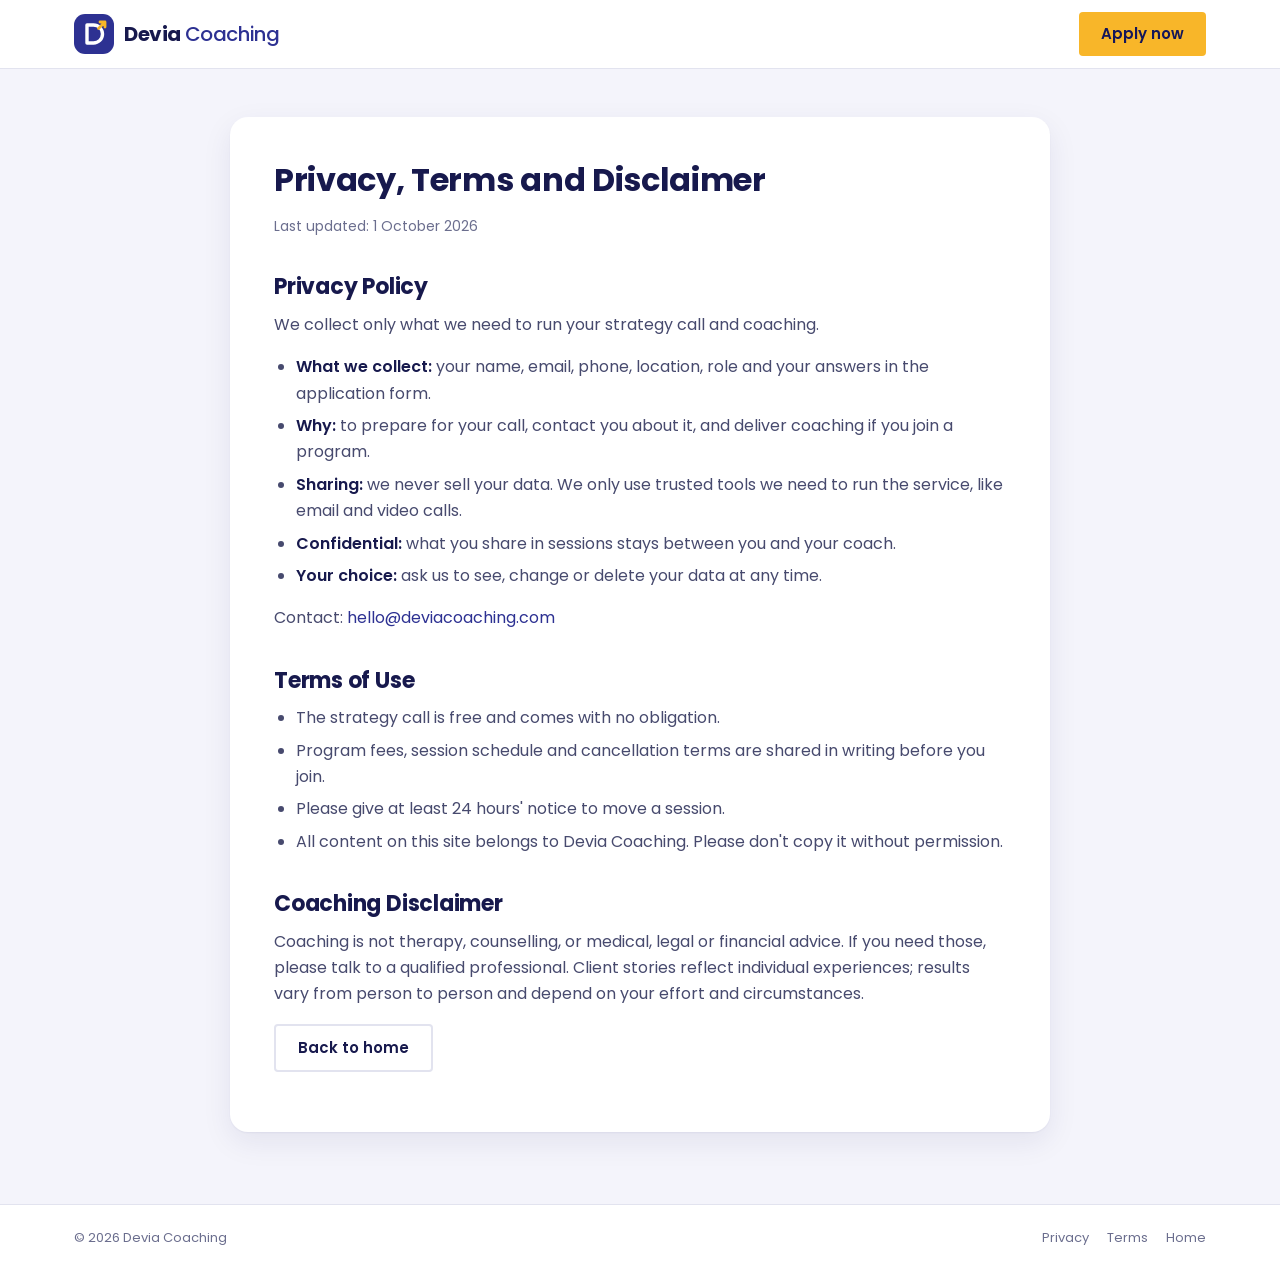
<file: legal.html>
<!doctype html>
<html lang="en">
<head>
<meta charset="utf-8">
<meta name="viewport" content="width=device-width, initial-scale=1">
<title>Privacy, Terms and Disclaimer | Devia Coaching</title>
<meta name="description" content="Privacy policy, terms of use and coaching disclaimer for Devia Coaching.">
<meta name="theme-color" content="#2d3192">
<link rel="icon" href="assets/img/favicon.svg" type="image/svg+xml">
<link rel="stylesheet" href="assets/site.css">
</head>
<body class="funnel" data-page="legal">
<svg width="0" height="0" style="position:absolute" aria-hidden="true" focusable="false">
  <symbol id="i-career" viewBox="0 0 48 48"><path d="M6 42h9v-7h9v-7h9v-7h9"/><path d="M8 29 31 8"/><path d="M22 8h9v9"/></symbol>
  <symbol id="i-lead" viewBox="0 0 48 48"><circle cx="18" cy="10" r="4.5"/><path d="M11 44V27a7 7 0 0 1 14 0v17"/><path d="M18 33v11"/><path d="m24.5 22.5 6.5-6.5"/><path d="M31 5v22"/><path d="M31 5h10l-3 4.5 3 4.5H31"/></symbol>
  <symbol id="i-business" viewBox="0 0 48 48"><rect x="5" y="14" width="38" height="26" rx="3.5"/><path d="M17 14v-3.5A2.5 2.5 0 0 1 19.5 8h9a2.5 2.5 0 0 1 2.5 2.5V14"/><path d="M5 25h38"/><path d="M20 25v4h8v-4"/></symbol>
  <symbol id="i-health" viewBox="0 0 48 48"><circle cx="24" cy="8.5" r="4"/><path d="M24 15c-4 0-6 2.5-6.5 6L16 30"/><path d="M24 15c4 0 6 2.5 6.5 6L32 30"/><path d="M17.5 21 11 28.5l5.5 2"/><path d="M30.5 21 37 28.5l-5.5 2"/><path d="M7 38.5c3.5-3.5 10-4.5 17-2 7-2.5 13.5-1.5 17 2"/><path d="M6 42.5h36"/></symbol>
  <symbol id="i-finance" viewBox="0 0 48 48"><circle cx="24" cy="15" r="8.5"/><circle cx="20.3" cy="15.5" r="2.3"/><circle cx="27.7" cy="15.5" r="2.3"/><path d="M22.6 15.5h2.8"/><path d="M8 44v-3a11 11 0 0 1 11-11h10a11 11 0 0 1 11 11v3"/><path d="m20.5 30 3.5 4 3.5-4"/><path d="m24 34-2 6.5 2 3 2-3-2-6.5"/></symbol>
  <symbol id="i-life" viewBox="0 0 48 48"><path d="M40.5 18A17 17 0 0 0 9.5 13.5"/><path d="M8.5 6.5v7.5H16"/><path d="M7.5 30A17 17 0 0 0 38.5 34.5"/><path d="M39.5 41.5V34H32"/><circle cx="24" cy="20.5" r="4.5"/><path d="M16.5 32.5a8.5 8.5 0 0 1 15 0"/></symbol>
  <symbol id="i-check" viewBox="0 0 24 24"><path d="m5 12.5 4.5 4.5L19 7.5"/></symbol>
  <symbol id="i-x" viewBox="0 0 24 24"><path d="M6.5 6.5l11 11M17.5 6.5l-11 11"/></symbol>
  <symbol id="i-arrow" viewBox="0 0 24 24"><path d="M5 12h14M13 6l6 6-6 6"/></symbol>
  <symbol id="i-lock" viewBox="0 0 24 24"><rect x="5" y="11" width="14" height="10" rx="2"/><path d="M8 11V8a4 4 0 0 1 8 0v3"/></symbol>
  <symbol id="i-clock" viewBox="0 0 24 24"><circle cx="12" cy="12" r="9"/><path d="M12 7v5l3 2"/></symbol>
  <symbol id="i-video" viewBox="0 0 24 24"><rect x="3" y="6" width="13" height="12" rx="2"/><path d="m16 10 5-3v10l-5-3"/></symbol>
  <symbol id="i-calendar" viewBox="0 0 24 24"><rect x="3.5" y="5" width="17" height="16" rx="2"/><path d="M3.5 10h17M8 3v4M16 3v4"/></symbol>
  <symbol id="i-mail" viewBox="0 0 24 24"><rect x="3" y="5" width="18" height="14" rx="2"/><path d="m3.5 6.5 8.5 6.5 8.5-6.5"/></symbol>
  <symbol id="i-phone" viewBox="0 0 24 24"><path d="M5 4h4l2 5-2.5 1.5a11 11 0 0 0 5 5L15 13l5 2v4a2 2 0 0 1-2 2A16 16 0 0 1 3 6a2 2 0 0 1 2-2"/></symbol>
  <symbol id="i-pin" viewBox="0 0 24 24"><path d="M12 21s-7-6.2-7-11.5a7 7 0 0 1 14 0C19 14.8 12 21 12 21z"/><circle cx="12" cy="9.5" r="2.5"/></symbol>
  <symbol id="i-shield" viewBox="0 0 24 24"><path d="M12 3l7.5 3v5.5c0 4.6-3.2 8.3-7.5 9.5-4.3-1.2-7.5-4.9-7.5-9.5V6z"/><path d="m9 12 2.2 2.2L15.5 10"/></symbol>
  <symbol id="i-menu" viewBox="0 0 24 24"><path d="M4 7h16M4 12h16M4 17h16"/></symbol>
  <symbol id="i-chat" viewBox="0 0 24 24"><path d="M5 19V6a2 2 0 0 1 2-2h10a2 2 0 0 1 2 2v8a2 2 0 0 1-2 2H8.5z"/><path d="M9 9h6M9 12h4"/></symbol>
  <symbol id="i-map" viewBox="0 0 24 24"><path d="M9 4 3.5 6v14L9 18l6 2 5.5-2V4L15 6z"/><path d="M9 4v14M15 6v14"/></symbol>
  <symbol id="i-chart" viewBox="0 0 24 24"><path d="M4 20h16"/><path d="M7 16v-4M12 16V8M17 16V5"/></symbol>
  <symbol id="i-tools" viewBox="0 0 24 24"><path d="M14.5 6.5a4 4 0 0 0-5 5L4 17l3 3 5.5-5.5a4 4 0 0 0 5-5l-2.5 2.5-2.5-.5-.5-2.5z"/></symbol>
  <symbol id="i-notes" viewBox="0 0 24 24"><rect x="5" y="3.5" width="14" height="17" rx="2"/><path d="M8.5 8h7M8.5 12h7M8.5 16h4"/></symbol>
  <symbol id="i-target" viewBox="0 0 24 24"><circle cx="12" cy="12" r="9"/><circle cx="12" cy="12" r="5"/><circle cx="12" cy="12" r="1.2"/></symbol>
</svg>
<header class="funnel-header">
  <div class="wrap">
    <a class="brand" href="index.html" aria-label="Devia Coaching, home">
      <svg class="brand-mark" viewBox="0 0 40 40" aria-hidden="true"><rect width="40" height="40" rx="11" fill="#2d3192"/><path d="M13 11h6.5a9 9 0 0 1 0 18H13z" fill="none" stroke="#fff" stroke-width="3.4" stroke-linejoin="round"/><path d="M24.5 14.5 31 8m-5 0h5v5" fill="none" stroke="#f8b629" stroke-width="2.8" stroke-linecap="round" stroke-linejoin="round"/></svg>
      <span class="brand-name">Devia <span>Coaching</span></span>
    </a>
    <a class="btn btn-gold nav-cta" href="apply.html">Apply now</a>
  </div>
</header>

<main class="wrap">
  <article class="card legal">
    <h1>Privacy, Terms and Disclaimer</h1>
    <p class="updated">Last updated: 1 October 2026</p>

    <h2 id="privacy">Privacy Policy</h2>
    <p>We collect only what we need to run your strategy call and coaching.</p>
    <ul>
      <li><strong>What we collect:</strong> your name, email, phone, location, role and your answers in the application form.</li>
      <li><strong>Why:</strong> to prepare for your call, contact you about it, and deliver coaching if you join a program.</li>
      <li><strong>Sharing:</strong> we never sell your data. We only use trusted tools we need to run the service, like email and video calls.</li>
      <li><strong>Confidential:</strong> what you share in sessions stays between you and your coach.</li>
      <li><strong>Your choice:</strong> ask us to see, change or delete your data at any time.</li>
    </ul>
    <p>Contact: <a href="mailto:hello@deviacoaching.com">hello@deviacoaching.com</a></p>

    <h2 id="terms">Terms of Use</h2>
    <ul>
      <li>The strategy call is free and comes with no obligation.</li>
      <li>Program fees, session schedule and cancellation terms are shared in writing before you join.</li>
      <li>Please give at least 24 hours' notice to move a session.</li>
      <li>All content on this site belongs to Devia Coaching. Please don't copy it without permission.</li>
    </ul>

    <h2 id="disclaimer">Coaching Disclaimer</h2>
    <p>Coaching is not therapy, counselling, or medical, legal or financial advice. If you need those, please talk to a qualified professional. Client stories reflect individual experiences; results vary from person to person and depend on your effort and circumstances.</p>

    <p><a class="btn btn-ghost" href="index.html">Back to home</a></p>
  </article>
</main>

<footer class="funnel-footer">
  <div class="wrap">
    <span>© <span data-year>2026</span> Devia Coaching</span>
    <nav aria-label="Legal"><a href="#privacy">Privacy</a><a href="#terms">Terms</a><a href="index.html">Home</a></nav>
  </div>
</footer>

<script src="assets/site.js" defer></script>
</body>
</html>
</file>
<file: assets/site.css>
/* Devia Coaching */

@font-face { font-family: "Poppins"; font-style: normal; font-weight: 400; font-display: swap; src: url("fonts/poppins-latin-400-normal.woff2") format("woff2"); }
@font-face { font-family: "Poppins"; font-style: normal; font-weight: 500; font-display: swap; src: url("fonts/poppins-latin-500-normal.woff2") format("woff2"); }
@font-face { font-family: "Poppins"; font-style: normal; font-weight: 600; font-display: swap; src: url("fonts/poppins-latin-600-normal.woff2") format("woff2"); }
@font-face { font-family: "Poppins"; font-style: normal; font-weight: 700; font-display: swap; src: url("fonts/poppins-latin-700-normal.woff2") format("woff2"); }
@font-face { font-family: "Poppins"; font-style: normal; font-weight: 800; font-display: swap; src: url("fonts/poppins-latin-800-normal.woff2") format("woff2"); }

:root {
  --navy-900: #14165a;
  --navy-800: #1e2172;
  --navy: #2d3192;
  --navy-600: #3d42aa;
  --navy-100: #e8e9f7;
  --navy-50: #f4f4fb;
  --gold: #f8b629;
  --gold-600: #e8a20e;
  --gold-100: #fef4d9;
  --ink: #17194d;
  --text: #474a6e;
  --muted: #6b6e8e;
  --line: #e2e3ef;
  --ring: #ececf2;
  --white: #fff;
  --green: #17885b;
  --green-100: #e3f5ec;
  --red: #c93c3c;
  --red-100: #fdecec;
  --radius: 14px;
  --radius-sm: 10px;
  --shadow: 0 1px 2px rgba(20, 22, 90, .05), 0 10px 30px rgba(20, 22, 90, .08);
  --shadow-lg: 0 2px 6px rgba(20, 22, 90, .06), 0 24px 60px rgba(20, 22, 90, .16);
  --font: "Poppins", system-ui, -apple-system, "Segoe UI", Roboto, Arial, sans-serif;
  --header-h: 72px;
}

*, *::before, *::after { box-sizing: border-box; }
html { -webkit-text-size-adjust: 100%; scroll-behavior: smooth; scroll-padding-top: calc(var(--header-h) + 12px); }
body { margin: 0; font-family: var(--font); font-size: 16px; line-height: 1.65; color: var(--text); background: var(--white); -webkit-font-smoothing: antialiased; text-rendering: optimizeLegibility; }
img, svg { display: block; max-width: 100%; }
h1, h2, h3, h4 { margin: 0 0 .5em; color: var(--ink); line-height: 1.2; font-weight: 700; letter-spacing: -.01em; }
p { margin: 0 0 1em; }
a { color: var(--navy); text-decoration: none; }
a:hover { color: var(--navy-600); }
button, input, select, textarea { font: inherit; color: inherit; }
button { cursor: pointer; }
ul, ol { margin: 0; padding: 0; list-style: none; }
strong { color: var(--ink); font-weight: 600; }
:focus-visible { outline: 3px solid var(--gold); outline-offset: 2px; border-radius: 6px; }
[hidden] { display: none !important; }

.wrap { width: 100%; max-width: 1180px; margin: 0 auto; padding: 0 24px; }
.center { text-align: center; }
.sr-only { position: absolute; width: 1px; height: 1px; padding: 0; margin: -1px; overflow: hidden; clip: rect(0 0 0 0); white-space: nowrap; border: 0; }
.skip-link { position: absolute; left: 12px; top: -60px; z-index: 100; background: var(--ink); color: #fff; padding: 10px 16px; border-radius: 8px; }
.skip-link:focus { top: 12px; color: #fff; }

/* icons */
.ic { width: 20px; height: 20px; flex: none; fill: none; stroke: currentColor; stroke-width: 2; stroke-linecap: round; stroke-linejoin: round; }
.ic-lg { width: 48px; height: 48px; fill: none; stroke: currentColor; stroke-width: 2.2; stroke-linecap: round; stroke-linejoin: round; }

/* buttons */
.btn { display: inline-flex; align-items: center; justify-content: center; gap: 10px; min-height: 48px; padding: 12px 22px; border: 2px solid transparent; border-radius: 4px; font-weight: 600; font-size: 15px; line-height: 1.2; text-align: center; transition: background-color .2s, color .2s, border-color .2s, transform .2s, box-shadow .2s; }
.btn .ic { width: 18px; height: 18px; transition: transform .2s; }
.btn:hover .ic { transform: translateX(3px); }
.btn-lg { min-height: 56px; padding: 14px 28px; font-size: 16px; }
.btn-block { display: flex; width: 100%; }
.btn-gold { background: var(--gold); color: var(--navy-900); }
.btn-gold:hover { background: var(--gold-600); color: var(--navy-900); }
.btn-navy { background: var(--navy); color: #fff; }
.btn-navy:hover { background: var(--navy-800); color: #fff; }
.btn-ghost { background: transparent; color: var(--ink); border-color: var(--line); }
.btn-ghost:hover { border-color: var(--navy); color: var(--navy); }
.btn-ghost:hover .ic { transform: none; }
.btn-link { background: none; border: 0; padding: 8px 4px; min-height: 0; color: var(--muted); font-weight: 500; }
.btn-link:hover { color: var(--navy); }
.btn[disabled], .btn[aria-disabled="true"] { opacity: .55; pointer-events: none; box-shadow: none; }
.play-dot { display: grid; place-items: center; width: 30px; height: 30px; border-radius: 3px; background: var(--navy); color: #fff; }
.play-dot svg { width: 14px; height: 14px; margin-left: 2px; }

/* top bar */
.topbar { background: var(--navy-900); color: #d9daf3; font-size: 14px; }
.topbar-in { display: flex; align-items: center; justify-content: center; gap: 16px; min-height: 42px; padding-top: 6px; padding-bottom: 6px; }
.topbar p { margin: 0; }
.topbar strong { color: #fff; }
.topbar a { display: inline-flex; align-items: center; gap: 6px; color: var(--gold); font-weight: 600; white-space: nowrap; }
.topbar a .ic { width: 16px; height: 16px; }
.dot { display: inline-block; width: 8px; height: 8px; margin-right: 8px; border-radius: 50%; background: #3ddc97; box-shadow: 0 0 0 4px rgba(61, 220, 151, .2); vertical-align: 1px; }

/* header */
.site-header { position: sticky; top: 0; z-index: 50; background: rgba(255, 255, 255, .92); backdrop-filter: saturate(160%) blur(10px); -webkit-backdrop-filter: saturate(160%) blur(10px); border-bottom: 1px solid transparent; transition: border-color .2s, box-shadow .2s; }
.site-header.scrolled { border-bottom-color: var(--line); box-shadow: 0 6px 20px rgba(20, 22, 90, .05); }
.nav { display: flex; align-items: center; justify-content: space-between; gap: 24px; height: var(--header-h); }
.brand { display: inline-flex; align-items: center; gap: 10px; color: var(--ink); }
.brand:hover { color: var(--ink); }
.brand-mark { width: 40px; height: 40px; }
.brand-mark.sm { width: 30px; height: 30px; }
.brand-name { font-size: 20px; font-weight: 700; letter-spacing: -.02em; }
.brand-name span { color: var(--navy); font-weight: 500; }
.brand.on-dark, .brand.on-dark:hover { color: #fff; }
.brand.on-dark .brand-name span { color: var(--gold); }
.nav-main { display: flex; align-items: center; gap: 32px; }
.nav-main ul { display: flex; gap: 28px; }
.nav-main ul a { color: var(--ink); font-weight: 500; font-size: 15px; position: relative; padding: 6px 0; }
.nav-main ul a::after { content: ""; position: absolute; left: 0; right: 0; bottom: 0; height: 2px; background: var(--gold); transform: scaleX(0); transform-origin: left; transition: transform .2s; }
.nav-main ul a:hover::after { transform: scaleX(1); }
.nav-cta { min-height: 44px; padding: 10px 20px; }
.nav-toggle { display: none; width: 44px; height: 44px; border: 1px solid var(--line); border-radius: 12px; background: #fff; color: var(--ink); place-items: center; }
.nav-toggle .ic { width: 22px; height: 22px; }
.mobile-nav { display: grid; gap: 4px; padding: 8px 24px 20px; border-top: 1px solid var(--line); background: #fff; }
.mobile-nav a:not(.btn) { padding: 12px 4px; color: var(--ink); font-weight: 500; border-bottom: 1px solid var(--navy-50); }
.mobile-nav .btn { margin-top: 12px; }

/* sections */
.section { padding: 96px 0; }
.section-tint { background: var(--navy-50); }
.section-navy { background: var(--navy); color: #d6d8f4; position: relative; overflow: hidden; }
.section-navy h2, .section-navy h3 { color: #fff; }
.section-navy::before, .section-navy::after { content: ""; position: absolute; border-radius: 50%; border: 44px solid rgba(255, 255, 255, .04); pointer-events: none; }
.section-navy::before { width: 420px; height: 420px; left: -160px; top: -140px; }
.section-navy::after { width: 360px; height: 360px; right: -120px; bottom: -160px; border-color: rgba(248, 182, 41, .08); }
.section-head { max-width: 720px; margin-bottom: 48px; }
.section-head.center { margin-left: auto; margin-right: auto; }
.section-head h2 { font-size: clamp(28px, 3.4vw, 40px); }
.section-head p { font-size: 17px; color: var(--muted); }
.section-navy .section-head p { color: #c5c8ef; }
.eyebrow { display: inline-flex; align-items: center; gap: 10px; margin-bottom: 12px; color: #9a6400; font-size: 13px; font-weight: 600; letter-spacing: .08em; text-transform: uppercase; }
.eyebrow::before { content: ""; width: 28px; height: 3px; background: var(--gold); }
.eyebrow.on-dark { color: var(--gold); }

/* hero */
.hero { position: relative; padding-bottom: 64px; background: #fff; color: #dfe1fb; }
.hero-band { padding: 72px 0 230px; background: var(--navy-900); text-align: center; }
.hero-copy { max-width: 880px; }
.hero h1 { color: #fff; font-size: clamp(34px, 4.4vw, 56px); font-weight: 800; line-height: 1.1; letter-spacing: -.025em; margin-bottom: 18px; }
.hl { color: var(--gold); }
.lead { font-size: 19px; max-width: 560px; margin-left: auto; margin-right: auto; color: #dfe1fb; }
.hero-ctas { display: flex; flex-wrap: wrap; justify-content: center; gap: 14px; margin: 30px 0 0; }
.hero-photo { position: relative; height: 480px; margin-top: -190px; overflow: hidden; background: var(--navy-800); border-top: 6px solid var(--gold); box-shadow: 0 24px 60px rgba(20, 22, 90, .22); }
.hero-photo img, .hero-photo video { position: absolute; inset: 0; width: 100%; height: 100%; object-fit: cover; object-position: 50% 55%; }
.hero-photo video { opacity: 0; transition: opacity .8s; }
.hero-photo video.playing { opacity: 1; }
.btn-outline-light { background: transparent; color: #fff; border-color: rgba(255, 255, 255, .45); }
.btn-outline-light:hover { color: #fff; border-color: #fff; background: rgba(255, 255, 255, .12); }
.btn-outline-light:hover .ic { transform: none; }
.btn-outline-light .play-dot { background: var(--gold); color: var(--navy-900); }

.avatar { display: inline-grid; place-items: center; flex: none; width: 44px; height: 44px; border-radius: 50%; background: var(--navy); color: #fff; font-weight: 600; font-size: 15px; letter-spacing: .02em; }
.av-gold { background: var(--gold); color: var(--navy-900); }

/* facts */
.facts { background: var(--navy); color: #fff; }
.facts-grid { display: grid; grid-template-columns: repeat(4, 1fr); }
.fact { padding: 28px 24px; text-align: center; border-left: 1px solid rgba(255, 255, 255, .1); }
.fact:first-child { border-left: 0; }
.fact strong { display: block; color: var(--gold); font-size: 30px; font-weight: 700; line-height: 1.2; }
.fact span { font-size: 14px; color: #c9cbf0; }

/* sound familiar */
.familiar { display: grid; grid-template-columns: .85fr 1.15fr; gap: 32px 72px; align-items: start; }
.familiar-head h2 { font-size: clamp(28px, 3.4vw, 40px); margin: 0; }
.familiar-list { border-top: 1px solid var(--line); }
.familiar-list li { padding: 18px 0 18px 22px; border-bottom: 1px solid var(--line); border-left: 3px solid transparent; font-size: 18px; font-weight: 500; color: var(--ink); transition: border-color .2s, background-color .2s; }
.familiar-list li:hover { border-left-color: var(--gold); background: var(--navy-50); }
.familiar-answer { grid-column: 1 / -1; display: flex; align-items: center; justify-content: space-between; gap: 24px; margin-top: 16px; padding: 28px 32px; background: var(--navy); border-left: 6px solid var(--gold); }
.familiar-answer p { margin: 0; max-width: 720px; color: #fff; font-size: 20px; font-weight: 500; line-height: 1.5; }
.familiar-answer a { display: inline-flex; align-items: center; gap: 8px; flex: none; color: var(--gold); font-weight: 600; }
.familiar-answer a:hover { color: #fff; }
.familiar-answer .ic { width: 18px; height: 18px; }

/* coaching types (mirrors the brand infographic) */
.types-head { display: grid; grid-template-columns: auto 1fr; gap: 24px 64px; align-items: center; margin-bottom: 64px; }
.bar-title { margin: 0; padding: 8px 0 8px 22px; border-left: 6px solid var(--gold); font-size: clamp(30px, 3.6vw, 44px); font-weight: 700; color: var(--navy); }
.types-head p { margin: 0; max-width: 520px; color: var(--muted); }
.coach-grid { display: grid; grid-template-columns: 1fr 1fr; gap: 40px 72px; }
.coach-card { position: relative; display: flex; align-items: center; min-height: 128px; margin-left: 64px; padding: 22px 28px 22px 92px; background: var(--navy); color: #d9dbf5; border-right: 5px solid var(--gold); border-radius: 0 4px 4px 0; transition: transform .25s, box-shadow .25s, background-color .25s; }
.coach-card.right { margin: 0 64px 0 0; padding: 22px 92px 22px 28px; border-right: 0; border-left: 5px solid var(--gold); border-radius: 4px 0 0 4px; }
.coach-card:hover { color: #fff; background: var(--navy-800); transform: translateY(-3px); box-shadow: 0 18px 40px rgba(20, 22, 90, .22); }
.coach-icon .ic-lg { width: 58px; height: 58px; }
.coach-icon { position: absolute; left: -64px; top: 50%; display: grid; place-items: center; width: 128px; height: 128px; margin-top: -64px; border-radius: 50%; background: #fff; color: var(--navy); box-shadow: 0 0 0 12px var(--ring); }
.coach-icon::before { content: ""; position: absolute; inset: 9px; border-radius: 50%; border: 3px solid var(--navy); }
.coach-card.right .coach-icon { left: auto; right: -64px; }
.coach-body { display: block; }
.coach-title { display: block; margin-bottom: 4px; color: var(--gold); font-size: 21px; font-weight: 700; line-height: 1.25; }
.coach-desc { display: block; font-size: 15px; line-height: 1.5; color: #eef0ff; }
.coach-best { display: block; margin-top: 8px; font-size: 12.5px; color: #aeb2e6; }

/* gallery */
.gallery { display: grid; grid-template-columns: 1.5fr 1fr; grid-template-rows: 1fr 1fr; gap: 20px; height: 560px; }
.g-item { position: relative; margin: 0; overflow: hidden; border-radius: 18px; background: var(--navy) linear-gradient(135deg, var(--navy-600), var(--navy-900)); }
.g-main { grid-row: 1 / 3; }
.g-item img { width: 100%; height: 100%; object-fit: cover; transition: transform .6s ease; }
.g-item:hover img { transform: scale(1.04); }
.g-item::after { content: ""; position: absolute; inset: 0; background: linear-gradient(180deg, transparent 45%, rgba(20, 22, 90, .85) 100%); }
.g-item figcaption { position: absolute; left: 24px; right: 24px; bottom: 20px; z-index: 1; color: #e3e5fb; font-size: 14px; }
.g-item figcaption strong { display: block; color: #fff; font-size: 19px; }

/* programs */
.programs { display: grid; grid-template-columns: repeat(3, 1fr); gap: 24px; align-items: stretch; }
.program { position: relative; display: flex; flex-direction: column; padding: 32px 28px; border-radius: 18px; background: #fff; border: 1px solid var(--line); }
.program h3 { font-size: 22px; margin-bottom: 4px; }
.p-sub { color: var(--muted); margin-bottom: 18px; }
.p-meta { display: flex; flex-wrap: wrap; gap: 8px; margin-bottom: 22px; }
.p-meta span { padding: 6px 12px; border-radius: 4px; background: var(--navy-50); color: var(--navy); font-size: 13.5px; }
.p-meta strong { color: var(--navy); font-weight: 700; }
.p-list { display: grid; gap: 12px; align-content: start; margin-bottom: 28px; flex: 1; font-size: 15px; }
.p-list li { display: flex; gap: 10px; align-items: flex-start; }
.p-list .ic { width: 20px; height: 20px; margin-top: 2px; color: var(--green); stroke-width: 2.6; }
.program.featured { background: var(--navy); border-color: var(--navy); color: #d6d8f4; box-shadow: 0 24px 50px rgba(20, 22, 90, .25); transform: translateY(-10px); }
.program.featured h3 { color: #fff; }
.program.featured .p-sub { color: #b9bce8; }
.program.featured .p-meta span { background: rgba(255, 255, 255, .1); color: #fff; }
.program.featured .p-meta strong { color: var(--gold); }
.program.featured .p-list .ic { color: var(--gold); }
.p-badge { position: absolute; top: -13px; left: 28px; padding: 4px 14px; border-radius: 4px; background: var(--gold); color: var(--navy-900); font-size: 12px; font-weight: 700; letter-spacing: .04em; text-transform: uppercase; }

/* about */
.about-grid { display: grid; grid-template-columns: 1.1fr .9fr; gap: 64px; align-items: center; }
.about-copy h2 { font-size: clamp(28px, 3.2vw, 38px); }
.ticks { display: grid; gap: 14px; margin-top: 24px; }
.ticks li { display: flex; gap: 12px; align-items: flex-start; }
.ticks .ic { width: 24px; height: 24px; margin-top: 1px; padding: 4px; border-radius: 50%; background: var(--green-100); color: var(--green); stroke-width: 3; }
.video-frame { position: relative; height: 0; padding-top: 56.25%; border-radius: 18px; overflow: hidden; background: var(--navy-900); box-shadow: var(--shadow-lg); }
.video-frame iframe { position: absolute; inset: 0; width: 100%; height: 100%; border: 0; }
.video-facade { position: absolute; inset: 0; width: 100%; height: 100%; padding: 0; border: 0; color: #fff; text-align: left; background: radial-gradient(120% 120% at 0% 100%, var(--navy-600) 0%, var(--navy) 45%, var(--navy-900) 100%); }
.vf-img { position: absolute; inset: 0; width: 100%; height: 100%; object-fit: cover; }
.video-facade::before { content: ""; position: absolute; inset: 0; background: linear-gradient(180deg, rgba(20, 22, 90, .35) 0%, rgba(20, 22, 90, .55) 45%, rgba(20, 22, 90, .92) 100%); }
.vf-pattern { position: absolute; inset: 0; background:
  radial-gradient(circle at 82% 30%, transparent 0 70px, rgba(255, 255, 255, .06) 70px 92px, transparent 92px),
  radial-gradient(circle at 82% 30%, transparent 0 130px, rgba(248, 182, 41, .12) 130px 136px, transparent 136px),
  radial-gradient(circle at 10% 110%, transparent 0 120px, rgba(255, 255, 255, .05) 120px 150px, transparent 150px); }
.vf-top { position: absolute; left: 24px; top: 22px; display: flex; align-items: center; gap: 10px; font-weight: 600; font-size: 15px; }
.vf-play { position: absolute; left: 50%; top: 50%; display: grid; place-items: center; width: 88px; height: 62px; margin: -31px 0 0 -44px; border-radius: 6px; background: var(--gold); color: var(--navy-900);  transition: transform .25s, box-shadow .25s; }
.vf-play svg { width: 40px; height: 40px; margin-left: 4px; }
.video-facade:hover .vf-play { background: var(--gold-600); }
.vf-title { position: absolute; left: 24px; right: 24px; bottom: 22px; font-size: clamp(18px, 2.2vw, 24px); font-weight: 700; line-height: 1.2; }
.vf-title small { display: block; margin-bottom: 4px; font-size: 12px; font-weight: 600; letter-spacing: .08em; text-transform: uppercase; color: var(--gold); }
.vf-title em { display: block; margin-top: 4px; font-style: normal; font-weight: 500; font-size: 15px; color: #c9cbf0; }
.video-note { margin: 14px 2px 0; font-size: 13px; color: var(--muted); }
.video-note a { font-weight: 600; text-decoration: underline; text-underline-offset: 3px; }

/* how it works */
.steps { position: relative; display: grid; grid-template-columns: repeat(3, 1fr); gap: 24px; margin-bottom: 48px; }
.step { position: relative; padding: 32px 28px; border-radius: var(--radius); background: rgba(255, 255, 255, .06); border: 1px solid rgba(255, 255, 255, .12); }
.step-num { position: absolute; right: 22px; top: 16px; font-size: 44px; font-weight: 800; line-height: 1; color: rgba(255, 255, 255, .1); }
.step-icon { display: grid; place-items: center; width: 52px; height: 52px; margin-bottom: 20px; border-radius: 14px; background: var(--gold); color: var(--navy-900); }
.step-icon .ic { width: 24px; height: 24px; }
.step h3 { font-size: 20px; }
.step p { margin: 0; color: #c9cbf0; }

/* fit */
.fit-grid { display: grid; grid-template-columns: 1fr 1fr; gap: 24px; max-width: 980px; margin: 0 auto; }
.fit-card { padding: 32px; border-radius: var(--radius); background: #fff; box-shadow: var(--shadow); }
.fit-card h3 { display: flex; align-items: center; gap: 12px; font-size: 20px; margin-bottom: 18px; }
.fit-badge { display: grid; place-items: center; width: 34px; height: 34px; border-radius: 50%; }
.fit-badge .ic { width: 18px; height: 18px; stroke-width: 3; }
.fit-card.yes { border-top: 5px solid var(--green); }
.fit-card.no { border-top: 5px solid var(--red); }
.yes .fit-badge { background: var(--green-100); color: var(--green); }
.no .fit-badge { background: var(--red-100); color: var(--red); }
.fit-card li { position: relative; padding: 10px 0 10px 22px; border-top: 1px solid var(--navy-50); }
.fit-card li:first-child { border-top: 0; }
.fit-card li::before { content: ""; position: absolute; left: 2px; top: 20px; width: 8px; height: 8px; border-radius: 50%; }
.yes li::before { background: var(--green); }
.no li::before { background: var(--red); }

/* reviews */
.rv-grid { display: grid; grid-template-columns: repeat(4, 1fr); gap: 20px; }
.rv { padding: 22px; background: #fff; border: 1px solid #dadce0; border-radius: 8px; }
.rv-top { display: flex; align-items: center; gap: 12px; margin-bottom: 12px; }
.rv-top strong { display: block; font-size: 15px; line-height: 1.3; }
.rv-top small { display: block; font-size: 12.5px; color: #70757a; }
.r-avatar { display: grid; place-items: center; flex: none; width: 40px; height: 40px; border-radius: 50%; color: #fff; font-size: 17px; font-weight: 500; }
.r1 { background: #7b5ea7; } .r2 { background: #0b8043; } .r3 { background: #c2185b; } .r4 { background: #1a73e8; }
.rv-meta { display: flex; flex-wrap: wrap; align-items: center; justify-content: space-between; gap: 4px 8px; margin-bottom: 10px; }
.stars { display: inline-flex; gap: 2px; }
.stars svg { width: 16px; height: 16px; fill: #fbbc04; }
.rv-tag { font-size: 12px; color: #70757a; white-space: nowrap; }
.rv p { margin: 0; font-size: 14.5px; line-height: 1.6; color: #3c4043; }

/* faq */
.faq-wrap { display: grid; grid-template-columns: .8fr 1.2fr; gap: 64px; align-items: start; }
.faq-wrap .section-head { position: sticky; top: calc(var(--header-h) + 24px); margin-bottom: 0; }
.faq-list { display: grid; gap: 12px; }
.faq-list details { border-radius: 12px; background: #fff; border: 1px solid var(--line); transition: border-color .2s, box-shadow .2s; }
.faq-list details[open] { border-color: transparent; box-shadow: var(--shadow); }
.faq-list summary { position: relative; display: block; padding: 20px 56px 20px 22px; font-weight: 600; color: var(--ink); cursor: pointer; list-style: none; }
.faq-list summary::-webkit-details-marker { display: none; }
.faq-list summary::after { content: ""; position: absolute; right: 22px; top: 50%; width: 20px; height: 20px; margin-top: -10px; border-radius: 50%; background: var(--navy-50) url("data:image/svg+xml,%3Csvg xmlns='http://www.w3.org/2000/svg' viewBox='0 0 20 20'%3E%3Cpath d='M6 8l4 4 4-4' fill='none' stroke='%232d3192' stroke-width='2' stroke-linecap='round' stroke-linejoin='round'/%3E%3C/svg%3E") center/16px no-repeat; transition: transform .2s; }
.faq-list details[open] summary::after { transform: rotate(180deg); }
.faq-list details p { margin: 0; padding: 0 22px 20px; color: var(--text); }

/* cta band */
.cta-band { padding: 88px 0; background: var(--navy-900); color: #d6d8f4; position: relative; overflow: hidden; isolation: isolate; }
.cta-bg { position: absolute; inset: 0; z-index: -2; width: 100%; height: 100%; object-fit: cover; object-position: 70% 40%; }
.cta-band::before { content: ""; position: absolute; inset: 0; z-index: -1; background: linear-gradient(90deg, rgba(20, 22, 90, .97) 0%, rgba(20, 22, 90, .88) 55%, rgba(20, 22, 90, .6) 100%); }
.cta-in { position: relative; z-index: 1; display: flex; align-items: center; justify-content: space-between; gap: 32px; }
.cta-in h2 { color: #fff; font-size: clamp(26px, 3vw, 36px); }
.cta-in p { margin: 0; max-width: 560px; }

/* footer */
.stripe { display: grid; grid-template-columns: repeat(6, 1fr); height: 8px; }
.stripe i:nth-child(odd) { background: var(--navy); }
.stripe i:nth-child(even) { background: var(--gold); }
.site-footer { padding: 64px 0 28px; background: var(--navy-900); color: #b9bce8; font-size: 15px; }
.footer-grid { display: grid; grid-template-columns: 1.4fr 1fr 1fr 1.3fr; gap: 40px; padding-bottom: 40px; border-bottom: 1px solid rgba(255, 255, 255, .1); }
.f-brand p { margin-top: 16px; max-width: 300px; }
.site-footer h3 { margin-bottom: 16px; color: #fff; font-size: 15px; font-weight: 600; letter-spacing: .02em; }
.site-footer ul { display: grid; gap: 10px; }
.site-footer a { color: #b9bce8; }
.site-footer a:hover { color: var(--gold); }
.contact-list li { display: flex; gap: 10px; align-items: flex-start; }
.contact-list .ic { width: 18px; height: 18px; margin-top: 3px; color: var(--gold); }
.footer-bottom { display: flex; flex-wrap: wrap; justify-content: space-between; gap: 12px; padding-top: 24px; font-size: 14px; }
.footer-bottom p { margin: 0; }
.f-links { display: flex; gap: 20px; }
.disclaimer { margin-top: 14px; font-size: 12.5px; color: #8c90c8; }

.mobile-cta { display: none; }

/* ============ Funnel pages ============ */
.funnel { background: var(--navy-50); min-height: 100vh; display: flex; flex-direction: column; }
.funnel main { flex: 1; }
.funnel-header { background: #fff; border-bottom: 1px solid var(--line); }
.funnel-header .wrap { display: flex; align-items: center; justify-content: space-between; gap: 16px; height: 68px; }
.secure { display: inline-flex; align-items: center; gap: 8px; font-size: 14px; color: var(--muted); }
.secure .ic { width: 18px; height: 18px; color: var(--green); }

.stepper { display: flex; justify-content: center; gap: 0; margin: 36px auto 32px; max-width: 760px; }
.stepper li { position: relative; flex: 1; display: flex; flex-direction: column; align-items: center; gap: 8px; font-size: 13px; font-weight: 500; color: var(--muted); text-align: center; }
.stepper li::before { content: ""; position: absolute; top: 17px; left: calc(-50% + 22px); right: calc(50% + 22px); height: 2px; background: var(--line); }
.stepper li:first-child::before { display: none; }
.stepper .num { position: relative; z-index: 1; display: grid; place-items: center; width: 36px; height: 36px; border-radius: 50%; background: #fff; border: 2px solid var(--line); font-weight: 700; color: var(--muted); }
.stepper .num .ic { width: 16px; height: 16px; stroke-width: 3; }
.stepper li.is-done .num { background: var(--green); border-color: var(--green); color: #fff; }
.stepper li.is-done::before, .stepper li.is-current::before { background: var(--green); }
.stepper li.is-current .num { background: var(--navy); border-color: var(--navy); color: #fff; box-shadow: 0 0 0 5px var(--navy-100); }
.stepper li.is-current { color: var(--ink); font-weight: 600; }

.funnel-grid { display: grid; grid-template-columns: minmax(0, 1fr) 340px; gap: 28px; align-items: start; padding-bottom: 72px; }
.card { background: #fff; border-radius: 18px; box-shadow: var(--shadow); }
.form-card { padding: 40px; }
.form-card h1 { font-size: clamp(24px, 3vw, 30px); margin-bottom: 6px; }
.form-card .sub { color: var(--muted); margin-bottom: 28px; }
.form-step { border: 0; margin: 0; padding: 0; min-width: 0; }
.form-step > legend { padding: 0; }
.grid-2 { display: grid; grid-template-columns: 1fr 1fr; gap: 0 20px; }
.field { margin-bottom: 22px; }
.field > label, .field > .label, .field legend { display: block; margin-bottom: 8px; font-weight: 600; font-size: 14.5px; color: var(--ink); }
.opt { font-weight: 400; color: var(--muted); }
.req { color: var(--red); }
.input, .select, .textarea { display: block; width: 100%; min-height: 50px; padding: 12px 16px; border: 1.5px solid var(--line); border-radius: 4px; background: #fff; font-size: 16px; color: var(--ink); transition: border-color .2s, box-shadow .2s; }
.textarea { min-height: 112px; resize: vertical; line-height: 1.55; }
.select { appearance: none; -webkit-appearance: none; padding-right: 40px; background: #fff url("data:image/svg+xml,%3Csvg xmlns='http://www.w3.org/2000/svg' viewBox='0 0 20 20'%3E%3Cpath d='M6 8l4 4 4-4' fill='none' stroke='%236b6e8e' stroke-width='2' stroke-linecap='round' stroke-linejoin='round'/%3E%3C/svg%3E") right 14px center/18px no-repeat; }
.input::placeholder, .textarea::placeholder { color: #a3a5bf; }
.input:hover, .select:hover, .textarea:hover { border-color: #c9cbe0; }
.input:focus, .select:focus, .textarea:focus { outline: none; border-color: var(--navy); box-shadow: 0 0 0 4px var(--navy-100); }
.phone-row { display: grid; grid-template-columns: 128px 1fr; gap: 10px; }
.hint { margin: 6px 0 0; font-size: 13px; color: var(--muted); }
.count { float: right; font-weight: 400; color: var(--muted); font-size: 12.5px; }
.err { display: none; margin: 6px 0 0; font-size: 13px; font-weight: 500; color: var(--red); }
.field.has-error .input, .field.has-error .select, .field.has-error .textarea { border-color: var(--red); }
.field.has-error .input:focus, .field.has-error .textarea:focus { box-shadow: 0 0 0 4px var(--red-100); }
.field.has-error .err { display: block; }
.field.has-error .choice-grid .choice span, .field.has-error .chips label span { border-color: #eab0b0; }

.choice-grid { display: grid; grid-template-columns: repeat(3, 1fr); gap: 12px; }
.choice { position: relative; display: block; cursor: pointer; }
.choice input, .chips input, .scale input { position: absolute; opacity: 0; width: 1px; height: 1px; }
.choice > span { display: flex; flex-direction: column; align-items: center; gap: 8px; height: 100%; padding: 18px 10px 16px; border: 1.5px solid var(--line); border-radius: 4px; text-align: center; font-size: 14px; font-weight: 600; color: var(--ink); transition: border-color .2s, background-color .2s, box-shadow .2s; }
.choice .ic-lg { width: 38px; height: 38px; color: var(--navy); }
.choice:hover > span { border-color: #c9cbe0; }
.choice input:checked + span { border-color: var(--navy); background: var(--navy-50); box-shadow: 0 0 0 3px var(--navy-100); }
.choice input:focus-visible + span { outline: 3px solid var(--gold); outline-offset: 2px; }
.chips { display: flex; flex-wrap: wrap; gap: 10px; }
.chips label { position: relative; cursor: pointer; }
.chips label span { display: inline-block; padding: 10px 16px; border: 1.5px solid var(--line); border-radius: 4px; font-size: 14px; font-weight: 500; color: var(--ink); transition: all .2s; }
.chips label:hover span { border-color: #c9cbe0; }
.chips input:checked + span { background: var(--navy); border-color: var(--navy); color: #fff; }
.chips input:focus-visible + span { outline: 3px solid var(--gold); outline-offset: 2px; }
.chips.stack { display: grid; }
.chips.stack label span { display: block; border-radius: 4px; padding: 14px 16px; }
.scale { display: grid; grid-template-columns: repeat(10, 1fr); gap: 6px; }
.scale label { position: relative; cursor: pointer; }
.scale span { display: grid; place-items: center; height: 44px; border: 1.5px solid var(--line); border-radius: 4px; font-weight: 600; color: var(--ink); transition: all .2s; }
.scale label:hover span { border-color: #c9cbe0; }
.scale input:checked + span { background: var(--gold); border-color: var(--gold); color: var(--navy-900); }
.scale input:focus-visible + span { outline: 3px solid var(--navy); outline-offset: 2px; }
.scale-legend { display: flex; justify-content: space-between; margin-top: 6px; font-size: 12.5px; color: var(--muted); }
.check { display: flex; gap: 12px; align-items: flex-start; font-size: 14.5px; cursor: pointer; }
.check input { flex: none; width: 20px; height: 20px; margin: 2px 0 0; accent-color: var(--navy); }
.hp { position: absolute; left: -9999px; width: 1px; height: 1px; overflow: hidden; }

.form-nav { display: flex; align-items: center; justify-content: space-between; gap: 12px; margin-top: 12px; padding-top: 24px; border-top: 1px solid var(--line); }
.form-nav .btn-gold { margin-left: auto; }
.step-count { font-size: 13px; color: var(--muted); }

.review { display: grid; gap: 0; margin-bottom: 24px; border: 1px solid var(--line); border-radius: 12px; overflow: hidden; }
.review div { display: grid; grid-template-columns: 180px 1fr auto; gap: 12px; padding: 14px 18px; border-top: 1px solid var(--line); font-size: 14.5px; }
.review div:first-child { border-top: 0; }
.review dt { color: var(--muted); }
.review dd { margin: 0; color: var(--ink); font-weight: 500; word-break: break-word; }
.review button { border: 0; background: none; padding: 0; color: var(--navy); font-size: 13px; font-weight: 600; }
.review button:hover { text-decoration: underline; }
.privacy-note { display: flex; gap: 10px; align-items: flex-start; margin: 0 0 20px; padding: 14px 16px; border-radius: 12px; background: var(--green-100); color: #1d5e44; font-size: 14px; }
.privacy-note .ic { width: 18px; height: 18px; margin-top: 2px; }

.side { display: grid; gap: 20px; position: sticky; top: 24px; }
.side-card { padding: 26px; }
.side-card h2 { font-size: 17px; margin-bottom: 14px; }
.side-steps { display: grid; gap: 14px; counter-reset: s; }
.side-steps li { display: grid; grid-template-columns: 28px 1fr; gap: 12px; font-size: 14px; counter-increment: s; }
.side-steps li::before { content: counter(s); display: grid; place-items: center; width: 28px; height: 28px; border-radius: 50%; background: var(--navy-50); color: var(--navy); font-weight: 700; font-size: 13px; }
.side-steps strong { display: block; font-size: 14.5px; }
.side-steps span { color: var(--muted); }
.side-quote { padding: 26px; background: var(--navy); color: #e3e5fb; }
.side-quote p { font-size: 15px; }
.side-quote .who { display: flex; align-items: center; gap: 12px; margin: 0; font-size: 13px; color: #b9bce8; }
.side-quote .who strong { display: block; color: #fff; }
.side-trust { display: grid; gap: 10px; padding: 0 4px; font-size: 13.5px; color: var(--muted); }
.side-trust li { display: flex; gap: 10px; align-items: center; }
.side-trust .ic { width: 18px; height: 18px; color: var(--navy); }

.overlay { position: fixed; inset: 0; z-index: 200; display: grid; place-items: center; background: rgba(244, 244, 251, .94); backdrop-filter: blur(4px); }
.overlay-box { text-align: center; }
.overlay-box p { margin: 18px 0 0; font-weight: 600; color: var(--ink); }
.spinner { width: 48px; height: 48px; margin: 0 auto; border-radius: 50%; border: 4px solid var(--navy-100); border-top-color: var(--navy); animation: spin .8s linear infinite; }
@keyframes spin { to { transform: rotate(360deg); } }

/* booking */
.notice { display: flex; gap: 14px; align-items: flex-start; margin: 32px 0 0; padding: 18px 20px; border-radius: 14px; background: #fff; border-left: 5px solid var(--green); box-shadow: var(--shadow); }
.notice .ic { width: 26px; height: 26px; padding: 4px; border-radius: 50%; background: var(--green-100); color: var(--green); stroke-width: 3; flex: none; }
.notice strong { display: block; color: var(--ink); }
.notice p { margin: 0; font-size: 14.5px; color: var(--muted); }
.notice.warn { border-left-color: var(--gold); }
.notice.warn .ic { background: var(--gold-100); color: #a46b00; }
.book-card { display: grid; grid-template-columns: 300px minmax(0, 1fr); overflow: hidden; margin: 24px 0 72px; }
.book-info { padding: 32px 28px; border-right: 1px solid var(--line); }
.book-info .host { display: flex; align-items: center; gap: 12px; margin-bottom: 18px; font-size: 14px; color: var(--muted); }
.book-info .host strong { display: block; color: var(--ink); font-size: 15px; }
.book-info h1 { font-size: 24px; margin-bottom: 18px; }
.meta { display: grid; gap: 12px; margin-bottom: 24px; font-size: 14.5px; }
.meta li { display: flex; gap: 10px; align-items: flex-start; }
.meta .ic { width: 20px; height: 20px; color: var(--muted); margin-top: 2px; }
.meta .picked { color: var(--green); font-weight: 600; }
.meta .picked .ic { color: var(--green); }
.agenda h2 { font-size: 15px; margin-bottom: 10px; }
.agenda ul { display: grid; gap: 8px; font-size: 14px; }
.agenda li { display: flex; gap: 8px; }
.agenda .ic { width: 18px; height: 18px; color: var(--green); margin-top: 2px; stroke-width: 2.6; }
.book-main { padding: 32px; }
.book-main h2 { font-size: 20px; margin-bottom: 4px; }
.book-cols { display: grid; grid-template-columns: minmax(0, 1fr) 220px; gap: 32px; margin-top: 20px; }
.cal-head { display: flex; align-items: center; justify-content: space-between; margin-bottom: 12px; }
.cal-head strong { font-size: 16px; }
.cal-nav { display: flex; gap: 6px; }
.cal-nav button { display: grid; place-items: center; width: 36px; height: 36px; border-radius: 4px; border: 0; background: var(--navy-50); color: var(--navy); }
.cal-nav button:disabled { opacity: .35; cursor: default; }
.cal-nav .ic { width: 18px; height: 18px; }
.cal-grid { display: grid; grid-template-columns: repeat(7, 1fr); gap: 4px; text-align: center; }
.cal-grid .dow { padding: 6px 0; font-size: 12px; font-weight: 600; color: var(--muted); text-transform: uppercase; letter-spacing: .04em; }
.cal-grid button, .cal-grid .pad { display: grid; place-items: center; aspect-ratio: 1; max-height: 48px; width: 100%; border: 0; border-radius: 4px; background: none; font-size: 14.5px; color: #b5b7cc; }
.cal-grid button.avail { background: var(--navy-50); color: var(--navy); font-weight: 600; }
.cal-grid button.avail:hover { background: var(--navy-100); }
.cal-grid button.today { position: relative; }
.cal-grid button.today::after { content: ""; position: absolute; bottom: 6px; width: 4px; height: 4px; border-radius: 50%; background: currentColor; }
.cal-grid button.sel { background: var(--navy); color: #fff; }
.cal-grid button:disabled { cursor: default; }
.tz { display: grid; gap: 6px; margin-top: 20px; font-size: 14px; }
.tz label { font-weight: 600; color: var(--ink); }
.tz .select { min-height: 44px; font-size: 14px; }
.slots-head { margin-bottom: 12px; font-weight: 600; color: var(--ink); font-size: 15px; }
.slots { display: grid; gap: 8px; max-height: 392px; overflow-y: auto; padding: 2px 4px 2px 2px; }
.slot { display: flex; gap: 8px; }
.slot button { flex: 1; min-height: 46px; border: 1.5px solid var(--navy-100); border-radius: 4px; background: #fff; color: var(--navy); font-weight: 600; font-size: 15px; transition: all .2s; }
.slot button:hover { border-color: var(--navy); }
.slot.sel button.time { flex: 0 0 48%; background: #5b5e85; border-color: #5b5e85; color: #fff; }
.slot .next { flex: 1; border-color: var(--navy); background: var(--navy); color: #fff; }
.slot .next:hover { background: var(--navy-800); }
.empty { padding: 20px; border-radius: 12px; background: var(--navy-50); font-size: 14px; color: var(--muted); text-align: center; }

.confirm-pane h2 { display: flex; align-items: center; gap: 10px; }
.back-link { display: inline-flex; align-items: center; gap: 6px; margin-bottom: 16px; padding: 0; border: 0; background: none; color: var(--navy); font-weight: 600; font-size: 14px; }
.back-link .ic { width: 18px; height: 18px; transform: rotate(180deg); }
.picked-box { display: flex; gap: 14px; align-items: center; margin: 16px 0 24px; padding: 16px 18px; border-radius: 12px; background: var(--navy-50); }
.picked-box .ic { width: 24px; height: 24px; color: var(--navy); }
.picked-box strong { display: block; }
.picked-box span { font-size: 14px; color: var(--muted); }
.confirm-pane .form-nav { border-top: 0; padding-top: 0; }

/* confirmation */
.confirm-wrap { max-width: 820px; margin: 48px auto 72px; }
.confirm-hero { padding: 44px 40px 36px; text-align: center; }
.big-check { display: grid; place-items: center; width: 76px; height: 76px; margin: 0 auto 20px; border-radius: 50%; background: var(--green); color: #fff; box-shadow: 0 0 0 12px var(--green-100); animation: pop .5s cubic-bezier(.2, 1.4, .4, 1) both; }
.big-check .ic { width: 38px; height: 38px; stroke-width: 3; }
@keyframes pop { from { transform: scale(.4); opacity: 0; } to { transform: scale(1); opacity: 1; } }
.confirm-hero h1 { font-size: clamp(26px, 3.4vw, 34px); }
.confirm-hero > p { max-width: 520px; margin: 0 auto; color: var(--muted); }
.ref { display: inline-block; margin-top: 14px; padding: 4px 12px; border-radius: 4px; background: var(--navy-50); font-size: 13px; color: var(--muted); }
.ref b { color: var(--ink); letter-spacing: .04em; }
.details { display: grid; grid-template-columns: 1fr 1fr; gap: 0; margin: 28px 0 0; border: 1px solid var(--line); border-radius: 14px; text-align: left; overflow: hidden; }
.details div { position: relative; padding: 16px 18px 16px 50px; border-top: 1px solid var(--line); }
.details div:nth-child(-n+2) { border-top: 0; }
.details div:nth-child(even) { border-left: 1px solid var(--line); }
.details .ic { position: absolute; left: 18px; top: 19px; width: 20px; height: 20px; color: var(--navy); }
.details dt { font-size: 12.5px; color: var(--muted); }
.details dd { margin: 0; font-weight: 600; color: var(--ink); font-size: 15px; }
.cal-btns { display: flex; flex-wrap: wrap; justify-content: center; gap: 12px; margin-top: 24px; }
.next-grid { display: grid; grid-template-columns: 1fr 1fr; gap: 20px; margin-top: 20px; }
.next-card { padding: 28px; }
.next-card h2 { font-size: 18px; margin-bottom: 16px; }
.prep { display: grid; gap: 12px; font-size: 14.5px; }
.prep li { display: flex; gap: 10px; }
.prep .ic { width: 20px; height: 20px; color: var(--gold-600); margin-top: 2px; }
.help { margin-top: 20px; text-align: center; font-size: 14px; color: var(--muted); }

/* legal */
.legal { max-width: 820px; margin: 48px auto 72px; padding: 44px; }
.legal h1 { font-size: 32px; }
.legal h2 { margin-top: 36px; font-size: 22px; }
.legal ul { list-style: disc; padding-left: 22px; margin-bottom: 1em; }
.legal li { margin-bottom: 6px; }
.updated { color: var(--muted); font-size: 14px; }

.funnel-footer { padding: 22px 0; border-top: 1px solid var(--line); background: #fff; font-size: 13px; color: var(--muted); }
.funnel-footer .wrap { display: flex; flex-wrap: wrap; justify-content: space-between; gap: 10px; }
.funnel-footer nav { display: flex; gap: 18px; }
.funnel-footer a { color: var(--muted); }
.funnel-footer a:hover { color: var(--navy); }

/* ============ Responsive ============ */
@media (max-width: 1080px) {
  .nav-main ul { gap: 20px; }
  .programs { gap: 16px; }
  .rv-grid { grid-template-columns: 1fr 1fr; }
  .program { padding: 28px 22px; }
  .coach-grid { gap: 36px 48px; }
  .funnel-grid { grid-template-columns: minmax(0, 1fr) 300px; }
  .book-card { grid-template-columns: 1fr; }
  .book-info { border-right: 0; border-bottom: 1px solid var(--line); }
}

@media (max-width: 920px) {
  :root { --header-h: 64px; }
  .nav-main { display: none; }
  .nav-toggle { display: grid; }
  .hero-band { padding: 56px 0 170px; }
  .hero-photo { height: 380px; margin-top: -140px; }
  .gallery { grid-template-columns: 1fr 1fr; grid-template-rows: 340px 240px; height: auto; }
  .g-main { grid-row: auto; grid-column: 1 / -1; }
  .programs { grid-template-columns: 1fr; max-width: 520px; margin: 0 auto; }
  .program.featured { transform: none; }
  .facts-grid { grid-template-columns: repeat(2, 1fr); }
  .fact:nth-child(3) { border-left: 0; }
  .fact:nth-child(n+3) { border-top: 1px solid rgba(255, 255, 255, .1); }
  .familiar { grid-template-columns: 1fr; gap: 24px; }
  .rv-grid { grid-template-columns: 1fr 1fr; }
  .types-head { grid-template-columns: 1fr; gap: 16px; }
  .coach-grid { grid-template-columns: 1fr; max-width: 620px; margin: 0 auto; }
  .coach-card.right { margin: 0 0 0 64px; padding: 22px 28px 22px 92px; border-left: 0; border-right: 5px solid var(--gold); border-radius: 0 4px 4px 0; }
  .coach-card.right .coach-icon { left: -64px; right: auto; }
  .about-grid, .faq-wrap { grid-template-columns: 1fr; gap: 40px; }
  .faq-wrap .section-head { position: static; }
  .steps { grid-template-columns: 1fr; }
  .footer-grid { grid-template-columns: 1fr 1fr; }
  .funnel-grid { grid-template-columns: 1fr; }
  .side { position: static; }
  .book-cols { grid-template-columns: 1fr; }
  .slots { max-height: none; }
}

@media (max-width: 640px) {
  body { font-size: 15.5px; }
  .wrap { padding: 0 16px; }
  .topbar { font-size: 13px; }
  .topbar-in { justify-content: space-between; text-align: left; gap: 10px; }
  .topbar-in a { display: none; }
  .section { padding: 64px 0; }
  .section-head { margin-bottom: 32px; }
  .lead { font-size: 17px; }
  .hero-ctas .btn { width: 100%; }
  .hero { padding-bottom: 40px; }
  .hero-band { padding: 44px 0 120px; }
  .hero-photo { height: 240px; margin-top: -96px; }
  .gallery { grid-template-columns: 1fr; grid-template-rows: 300px 220px 220px; }
  .g-item figcaption { left: 18px; bottom: 16px; }
  .eyebrow { font-size: 12px; letter-spacing: .03em; }
  .vf-play { width: 64px; height: 46px; margin: -30px 0 0 -32px; }
  .vf-play svg { width: 28px; height: 28px; }
  .vf-top { left: 16px; top: 14px; }
  .vf-title em { display: none; }
  .vf-title { left: 16px; bottom: 14px; }
  .rv-grid, .fit-grid { grid-template-columns: 1fr; }
  .familiar-list li { font-size: 16.5px; padding: 15px 0 15px 16px; }
  .familiar-answer { flex-direction: column; align-items: flex-start; padding: 22px 20px; }
  .familiar-answer p { font-size: 18px; }
  .coach-card, .coach-card.right { margin-left: 44px; padding: 20px 18px 20px 64px; min-height: 112px; }
  .coach-icon, .coach-card.right .coach-icon { left: -44px; width: 88px; height: 88px; margin-top: -44px; box-shadow: 0 0 0 8px var(--ring); }
  .coach-icon::before { inset: 6px; border-width: 2px; }
  .coach-icon .ic-lg { width: 42px; height: 42px; }
  .coach-title { font-size: 18px; }
  .coach-desc { font-size: 14px; }
  .fit-card { padding: 24px; }
  .cta-in { flex-direction: column; align-items: stretch; text-align: center; }
  .footer-grid { grid-template-columns: 1fr; gap: 28px; }
  .mobile-cta { position: fixed; left: 0; right: 0; bottom: 0; z-index: 60; display: block; padding: 10px 16px calc(10px + env(safe-area-inset-bottom)); background: rgba(255, 255, 255, .96); border-top: 1px solid var(--line); transform: translateY(110%); transition: transform .3s; }
  .mobile-cta.show { transform: none; }
  body[data-page="home"] .site-footer { padding-bottom: 96px; }

  .stepper { margin: 24px auto 20px; }
  .stepper li { font-size: 11.5px; }
  .stepper .lbl { max-width: 72px; }
  .form-card { padding: 24px 18px; }
  .grid-2 { grid-template-columns: 1fr; }
  .choice-grid { grid-template-columns: 1fr 1fr; }
  .scale { grid-template-columns: repeat(5, 1fr); }
  .phone-row { grid-template-columns: 112px 1fr; }
  .review div { grid-template-columns: 1fr auto; }
  .review dt { grid-column: 1 / -1; font-size: 13px; }
  .review dd { grid-column: 1; }
  .review button { grid-column: 2; grid-row: 2; }
  .form-nav .btn { flex: 1; }
  .form-nav .btn-link { flex: 0 0 auto; }
  .book-info, .book-main { padding: 24px 18px; }
  .confirm-hero, .legal { padding: 32px 20px; }
  .details { grid-template-columns: 1fr; }
  .details div:nth-child(even) { border-left: 0; }
  .details div:nth-child(2) { border-top: 1px solid var(--line); }
  .next-grid { grid-template-columns: 1fr; }
  .cal-btns .btn { width: 100%; }
  .funnel-header .secure span { display: none; }
}

@media (prefers-reduced-motion: reduce) {
  html { scroll-behavior: auto; }
  *, *::before, *::after { animation-duration: .01ms !important; animation-iteration-count: 1 !important; transition-duration: .01ms !important; }
}
fieldset.field { border: 0; padding: 0; margin: 0 0 22px; min-width: 0; }
fieldset.field > legend { padding: 0; }

/* ============ Phone layout ============ */
/* phone-only elements */
.ph-only, .swipe-meta { display: none; }
.fit-card > summary { display: block; list-style: none; cursor: default; }
.fit-card > summary::-webkit-details-marker { display: none; }

@media (max-width: 640px) {
  :root { --header-h: 60px; }
  body { font-size: 15.5px; line-height: 1.6; }

  /* top bar + header */
  .topbar { font-size: 13px; }
  .topbar-in { min-height: 34px; padding-top: 4px; padding-bottom: 4px; justify-content: flex-start; }
  .tb-extra { display: none; }
  .dot { width: 7px; height: 7px; box-shadow: none; }
  .nav { height: 60px; }
  .brand-mark { width: 34px; height: 34px; }
  .brand-name { font-size: 18px; }
  .nav-toggle { border-radius: 4px; }
  .site-header.scrolled { box-shadow: none; }

  /* rhythm */
  .section { padding: 40px 0; }
  .section-head, .section-head.center { margin: 0 0 20px; text-align: left; }
  .section-head h2, .familiar-head h2, .about-copy h2 { font-size: 25px; line-height: 1.22; margin-bottom: 8px; }
  .section-head p { margin: 0; font-size: 15.5px; line-height: 1.55; }
  .eyebrow { gap: 8px; margin-bottom: 8px; font-size: 12px; letter-spacing: .08em; }
  .eyebrow::before { width: 20px; }
  .section-head p.eyebrow { margin: 0 0 8px; font-size: 12px; line-height: 1.4; color: #9a6400; }
  .section-navy .section-head p.eyebrow { color: var(--gold); }
  .section-navy::before, .section-navy::after { display: none; }

  /* hero */
  .hero { padding-bottom: 0; }
  .hero-band { padding: 26px 0 24px; text-align: left; }
  .hero h1 { margin-bottom: 12px; font-size: 30px; line-height: 1.13; letter-spacing: -.02em; }
  .lead { margin: 0; max-width: none; font-size: 16px; line-height: 1.55; }
  .hero-ctas { flex-direction: column; align-items: stretch; gap: 2px; margin-top: 20px; }
  .hero-ctas .btn-gold { width: 100%; min-height: 52px; }
  .hero-ctas .btn-outline-light { align-self: flex-start; width: auto; min-height: 44px; padding: 0; gap: 10px; border: 0; background: none; font-size: 15px; }
  .hero-ctas .btn-outline-light:hover { background: none; }
  .hero-ctas .play-dot { width: 24px; height: 24px; }
  .hero-ctas .play-dot svg { width: 12px; height: 12px; }
  .t-desk { display: none; }
  .t-phone { display: inline; text-decoration: underline; text-decoration-color: rgba(255, 255, 255, .45); text-underline-offset: 5px; }
  .hero > .wrap { padding: 0; }
  .hero-photo { height: 190px; margin-top: 0; border-top-width: 4px; box-shadow: none; }

  /* facts 2x2 */
  .facts .wrap { padding: 0; }
  .fact { padding: 14px 16px 15px; text-align: left; }
  .fact strong { font-size: 22px; }
  .fact span { display: block; font-size: 15px; line-height: 1.35; }

  /* sound familiar */
  .familiar { gap: 0; }
  .familiar-head { margin-bottom: 14px; }
  .familiar-list li { padding: 11px 0; font-size: 16px; line-height: 1.45; border-left: 0; }
  .familiar-list li:hover { background: none; }
  .familiar-list:not(.is-open) li:nth-child(n+4) { display: none; }
  .familiar-more { display: flex; align-items: center; justify-content: space-between; width: 100%; min-height: 48px; padding: 0; border: 0; border-bottom: 1px solid var(--line); background: none; color: var(--navy); font-size: 15px; font-weight: 600; }
  .familiar-more::after { content: "+"; font-size: 22px; font-weight: 500; line-height: 1; }
  .familiar-more[aria-expanded="true"]::after { content: "\2212"; }
  .familiar-answer { gap: 2px; margin-top: 22px; padding: 18px 18px 6px; border-left-width: 4px; }
  .familiar-answer p { font-size: 17px; line-height: 1.5; }
  .familiar-answer a { min-height: 44px; }

  /* about */
  .about-grid { gap: 22px; }
  .video-frame { border-radius: 4px; box-shadow: none; }
  .vf-play { width: 72px; height: 50px; margin: -25px 0 0 -36px; border-radius: 4px; }
  .vf-play svg { width: 30px; height: 30px; }
  .vf-title { font-size: 18px; }
  .vf-title small { font-size: 12px; }
  .about-video .video-note { display: none; }
  .about-copy p { font-size: 15.5px; }
  .about-copy:not(.is-open) .about-more { display: none; }
  .about-more .video-note.ph-only { display: block; margin: 18px 0 0; font-size: 15px; line-height: 1.55; }
  .ticks { gap: 10px; margin-top: 16px; }
  .ticks li { font-size: 15.5px; line-height: 1.5; }
  .about-more-btn { display: inline-flex; align-items: center; gap: 8px; min-height: 44px; margin-top: -4px; padding: 0; border: 0; background: none; color: var(--navy); font-size: 15px; font-weight: 600; text-decoration: underline; text-decoration-color: var(--gold); text-decoration-thickness: 2px; text-underline-offset: 6px; }
  .about-copy.is-open .about-more-btn { margin-top: 10px; }

  /* swipe rows (shared) */
  [data-swipe] { display: flex; gap: 12px; max-width: none; height: auto; margin: 0 -16px; padding: 0 16px; overflow-x: auto; overscroll-behavior-x: contain; scroll-snap-type: x mandatory; scroll-padding-inline: 16px; scrollbar-width: none; }
  [data-swipe]::-webkit-scrollbar { display: none; }
  [data-swipe] > * { flex: 0 0 84%; min-width: 0; scroll-snap-align: start; }
  .swipe-meta { display: flex; align-items: center; gap: 14px; margin-top: 12px; }
  .swipe-count { min-width: 44px; font-size: 14px; font-weight: 500; color: var(--muted); font-variant-numeric: tabular-nums; }
  .swipe-count b { color: var(--ink); font-weight: 700; }
  .swipe-track { position: relative; flex: 1; height: 2px; overflow: hidden; background: var(--line); }
  .swipe-track i { position: absolute; left: 0; top: 0; bottom: 0; background: var(--navy); transition: transform .25s; }
  .swipe-btns { display: flex; gap: 8px; }
  .swipe-btn { display: grid; place-items: center; width: 44px; height: 44px; padding: 0; border: 1px solid #cfd1e3; border-radius: 4px; background: #fff; color: var(--navy); }
  .swipe-btn .ic { width: 18px; height: 18px; }
  .swipe-btn.prev .ic { transform: rotate(180deg); }
  .swipe-btn:disabled { opacity: .35; cursor: default; }

  /* types of coaching: infographic cards, circle overlapping the top edge */
  .types-head { gap: 10px; margin-bottom: 18px; }
  .bar-title { padding: 2px 0 2px 14px; border-left-width: 5px; font-size: 26px; }
  .types-head p { font-size: 15.5px; line-height: 1.55; }
  .coach-grid[data-swipe] { padding-top: 40px; }
  .coach-card, .coach-card.right { display: block; min-height: 0; margin: 0; padding: 44px 18px 18px; border: 0; border-left: 5px solid var(--gold); border-radius: 0 4px 4px 0; }
  .coach-card:hover { transform: none; box-shadow: none; }
  .coach-icon, .coach-card.right .coach-icon { left: 14px; right: auto; top: -32px; width: 64px; height: 64px; margin-top: 0; box-shadow: 0 0 0 6px var(--ring); }
  .coach-icon::before { inset: 5px; border-width: 2px; }
  .coach-icon .ic-lg { width: 32px; height: 32px; }
  .coach-title { margin-bottom: 4px; font-size: 18px; }
  .coach-desc { font-size: 15px; }
  .coach-best { margin-top: 12px; padding-top: 10px; border-top: 1px solid rgba(255, 255, 255, .14); font-size: 15px; line-height: 1.45; color: #b9bce8; }

  /* how we work gallery */
  .g-item { height: 224px; border-radius: 4px; }
  .g-item:hover img { transform: none; }
  .g-item figcaption { left: 16px; right: 16px; bottom: 14px; font-size: 15px; line-height: 1.4; }
  .g-item figcaption strong { font-size: 17px; }

  /* how it works: vertical timeline */
  .steps { display: block; margin: 0 0 26px; }
  .step { padding: 0 0 22px 52px; border: 0; border-radius: 0; background: none; }
  .step::before { content: ""; position: absolute; left: 17px; top: 36px; bottom: 0; width: 2px; background: rgba(255, 255, 255, .2); }
  .step:last-child { padding-bottom: 0; }
  .step:last-child::before { display: none; }
  .step-num { left: 0; right: auto; top: 0; display: grid; place-items: center; width: 36px; height: 36px; border-radius: 4px; background: var(--gold); color: var(--navy-900); font-size: 14px; font-weight: 700; }
  .step-icon { display: none; }
  .step h3 { margin: 5px 0 4px; font-size: 17px; }
  .step p { font-size: 15px; line-height: 1.5; }
  #how-it-works .center .btn { width: 100%; min-height: 52px; }

  /* programs */
  .programs[data-swipe] { align-items: stretch; margin: 0 -16px; }
  .program { padding: 18px 16px; border-radius: 4px; }
  .program.featured { order: -1; transform: none; box-shadow: none; }
  .p-badge { position: static; align-self: flex-start; margin-bottom: 8px; padding: 4px 10px; font-size: 12px; }
  .program h3 { font-size: 20px; }
  .p-sub { margin-bottom: 10px; font-size: 15px; }
  .p-meta { gap: 6px; margin-bottom: 14px; }
  .p-meta span { padding: 4px 10px; font-size: 14px; }
  .p-list { gap: 7px; margin-bottom: 18px; font-size: 15px; line-height: 1.4; }
  .p-list li { gap: 8px; }
  .p-list .ic { margin-top: 1px; }
  .p-list .ic { width: 18px; height: 18px; }

  /* good fit: two collapsible blocks */
  .fit-grid { gap: 10px; }
  .fit-card { padding: 0; border: 1px solid var(--line); border-radius: 4px; box-shadow: none; }
  .fit-card.yes { border-top: 4px solid var(--green); }
  .fit-card.no { border-top: 4px solid var(--red); }
  .fit-card > summary { position: relative; display: flex; align-items: center; min-height: 58px; padding: 8px 52px 8px 16px; cursor: pointer; }
  .fit-card > summary::after { content: ""; position: absolute; right: 16px; top: 50%; width: 20px; height: 20px; margin-top: -10px; background: url("data:image/svg+xml,%3Csvg xmlns='http://www.w3.org/2000/svg' viewBox='0 0 20 20'%3E%3Cpath d='M6 8l4 4 4-4' fill='none' stroke='%232d3192' stroke-width='2' stroke-linecap='round' stroke-linejoin='round'/%3E%3C/svg%3E") center/20px no-repeat; transition: transform .2s; }
  .fit-card[open] > summary::after { transform: rotate(180deg); }
  .fit-card h3 { gap: 12px; margin: 0; font-size: 17px; }
  .fit-badge { width: 28px; height: 28px; }
  .fit-badge .ic { width: 15px; height: 15px; }
  .fit-card ul { padding: 0 16px 10px; }
  .fit-card li { padding: 9px 0 9px 20px; font-size: 15.5px; line-height: 1.45; }
  .fit-card li::before { top: 18px; }

  /* reviews */
  .rv { padding: 18px; border-radius: 4px; }
  .rv-top small { font-size: 13px; }
  .rv-tag { font-size: 13px; }
  .rv p { font-size: 15px; line-height: 1.55; }

  /* faq */
  .faq-wrap { gap: 18px; }
  .faq-wrap .section-head { margin: 0; }
  .faq-wrap .section-head .btn { display: none; }
  .faq-list { gap: 0; border-top: 1px solid #d9dbea; }
  .faq-list details, .faq-list details[open] { border: 0; border-bottom: 1px solid #d9dbea; border-radius: 0; background: none; box-shadow: none; }
  .faq-list summary { padding: 13px 40px 13px 0; font-size: 15.5px; line-height: 1.4; }
  .faq-list summary::after { right: 0; width: 24px; height: 24px; margin-top: -12px; border-radius: 4px; background-color: #fff; }
  .faq-list details p { padding: 0 0 16px; font-size: 15px; line-height: 1.55; }

  /* final call to action */
  .cta-band { padding: 44px 0; }
  .cta-band::before { background: rgba(20, 22, 90, .9); }
  .cta-in { gap: 20px; text-align: left; }
  .cta-in h2 { margin-bottom: 8px; font-size: 26px; }
  .cta-in p { font-size: 15.5px; }
  .cta-in .btn { min-height: 52px; }

  /* footer */
  .stripe { height: 6px; }
  .site-footer { padding: 28px 0 18px; font-size: 15px; }
  body[data-page="home"] .site-footer { padding-bottom: 86px; }
  .footer-grid { grid-template-columns: 1fr; gap: 14px; padding-bottom: 16px; }
  .footer-grid > div:nth-child(2) { display: none; }
  .f-brand p { max-width: none; margin: 4px 0 0; }
  .f-brand .brand { min-height: 44px; }
  .site-footer h3 { margin-bottom: 2px; font-size: 12px; letter-spacing: .1em; text-transform: uppercase; color: #8c90c8; }
  .footer-grid > div:nth-child(3) ul { grid-template-columns: repeat(3, 1fr); gap: 0 12px; }
  .footer-grid > div:nth-child(3) a { display: inline-flex; align-items: center; min-height: 44px; }
  .contact-list { gap: 6px; margin-top: 6px; line-height: 1.5; }
  .footer-bottom { flex-direction: column; gap: 0; padding-top: 14px; font-size: 15px; }
  .f-links a { display: inline-flex; align-items: center; min-height: 44px; }
  .disclaimer { margin-top: 4px; font-size: 13px; line-height: 1.5; }

  /* slim sticky apply bar */
  .mobile-cta { display: flex; align-items: center; gap: 12px; padding: 9px 16px calc(9px + env(safe-area-inset-bottom)); background: var(--navy-900); border-top: 0; }
  .mc-text { flex: 1; min-width: 0; margin: 0; line-height: 1.3; }
  .mc-text strong { display: block; color: #fff; font-size: 15px; }
  .mc-text span { display: block; color: #b9bce8; font-size: 13px; }
  .mobile-cta .btn { flex: none; min-height: 46px; padding: 10px 18px; font-size: 15px; }
}
</file>
